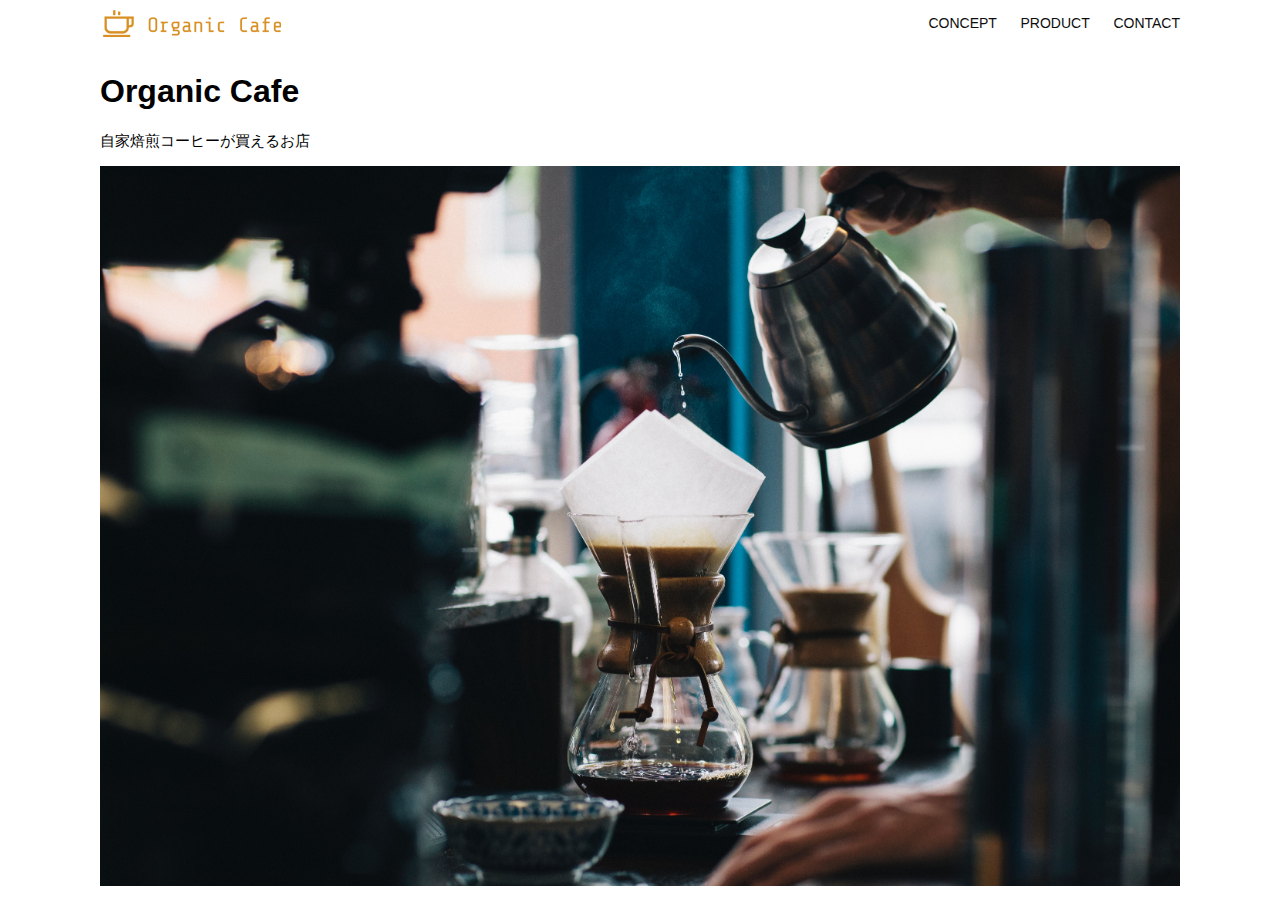
<file: html-css-kadai_013/index.html>
<!DOCTYPE html>
<html>
  <head>
    <title>Organic Cafe</title>
    <meta charset="UTF-8" />
    <meta name="description" content="自家焙煎のコーヒーがお家で楽しめるOrganic Cafe"/>
    <meta name="viewport" content="width=device-width, initial-scale=1.0" />
    <link rel="stylesheet" href="style.css" />
  </head>
  <body>
    <!-- ヘッダー -->
    <header>
      <!-- ロゴ -->
      <a href="index.html" id="logo"><img src="images/logo.png" alt="トップページに戻る"/></a>

      <!-- PC用ナビゲーション -->
      <nav id="nav-pc">
        <a href="index.html#concept">CONCEPT</a>
        <a href="index.html#product">PRODUCT</a>
        <a href="index.html#contact">CONTACT</a>
      </nav>

      <!-- スマートフォン向けハンバーガーメニュー -->
      <img id="menu-sp" src="images/button-menu.png" alt="ナビゲーションを開く" onclick="document.getElementById('nav-sp').style.display = 'block'" />
    

    <!-- スマートフォン向けナビゲーション -->
    <nav id="nav-sp" style="display:none;">
      <img id="close" src="images/button-close.png" alt="ナビゲーションを閉じる" onclick="document.getElementById('nav-sp').style.display = 'none'" />
      <a id="logo-sp" href="index.html" onclick="document.getElementById('nav-sp').style.display = 'none'">
        <img src="images/logo-sp.png" alt="トップページに戻る" />
      </a>
      <a class="menu" href="index.html#concept" onclick="document.getElementById('nav-sp').style.display = 'none'">CONCEPT</a>
      <a class="menu" href="index.html#product" onclick="document.getElementById('nav-sp').style.display = 'none'">PRODUCT</a>
      <a class="menu" href="index.html#contact" onclick="document.getElementById('nav-sp').style.display = 'none'">CONTACT</a>
    </nav>
   </header>
   
    <main>
      <article>
        <!-- メインビジュアル -->
        <section id="main-visual">
          <div id="main-message">
            <h1>Organic Cafe</h1>
            <p>自家焙煎コーヒーが買えるお店</p>
          </div>
          <img src="images/main-image.jpg" alt="コーヒーをハンドドリップで淹れる画像"/>
        </section>
      </article>
    </main>
  </body>
</html>
</file>
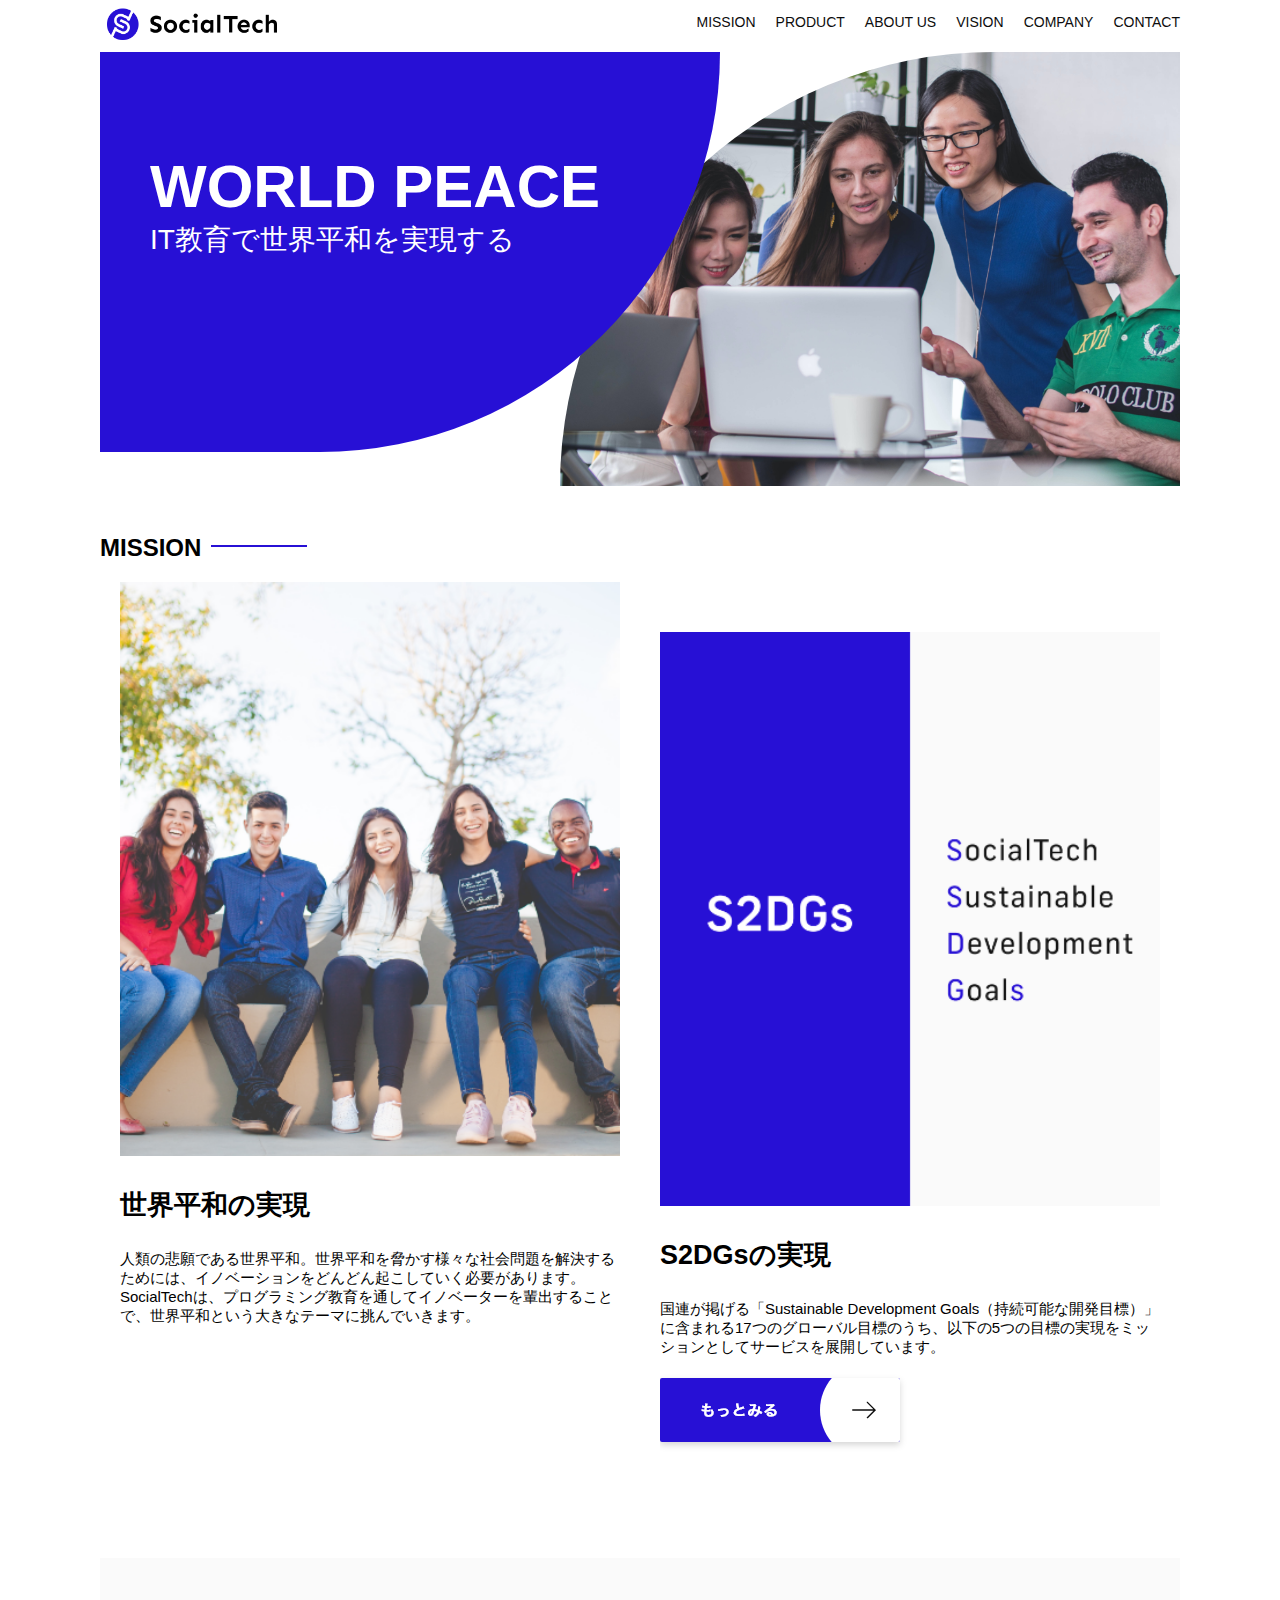
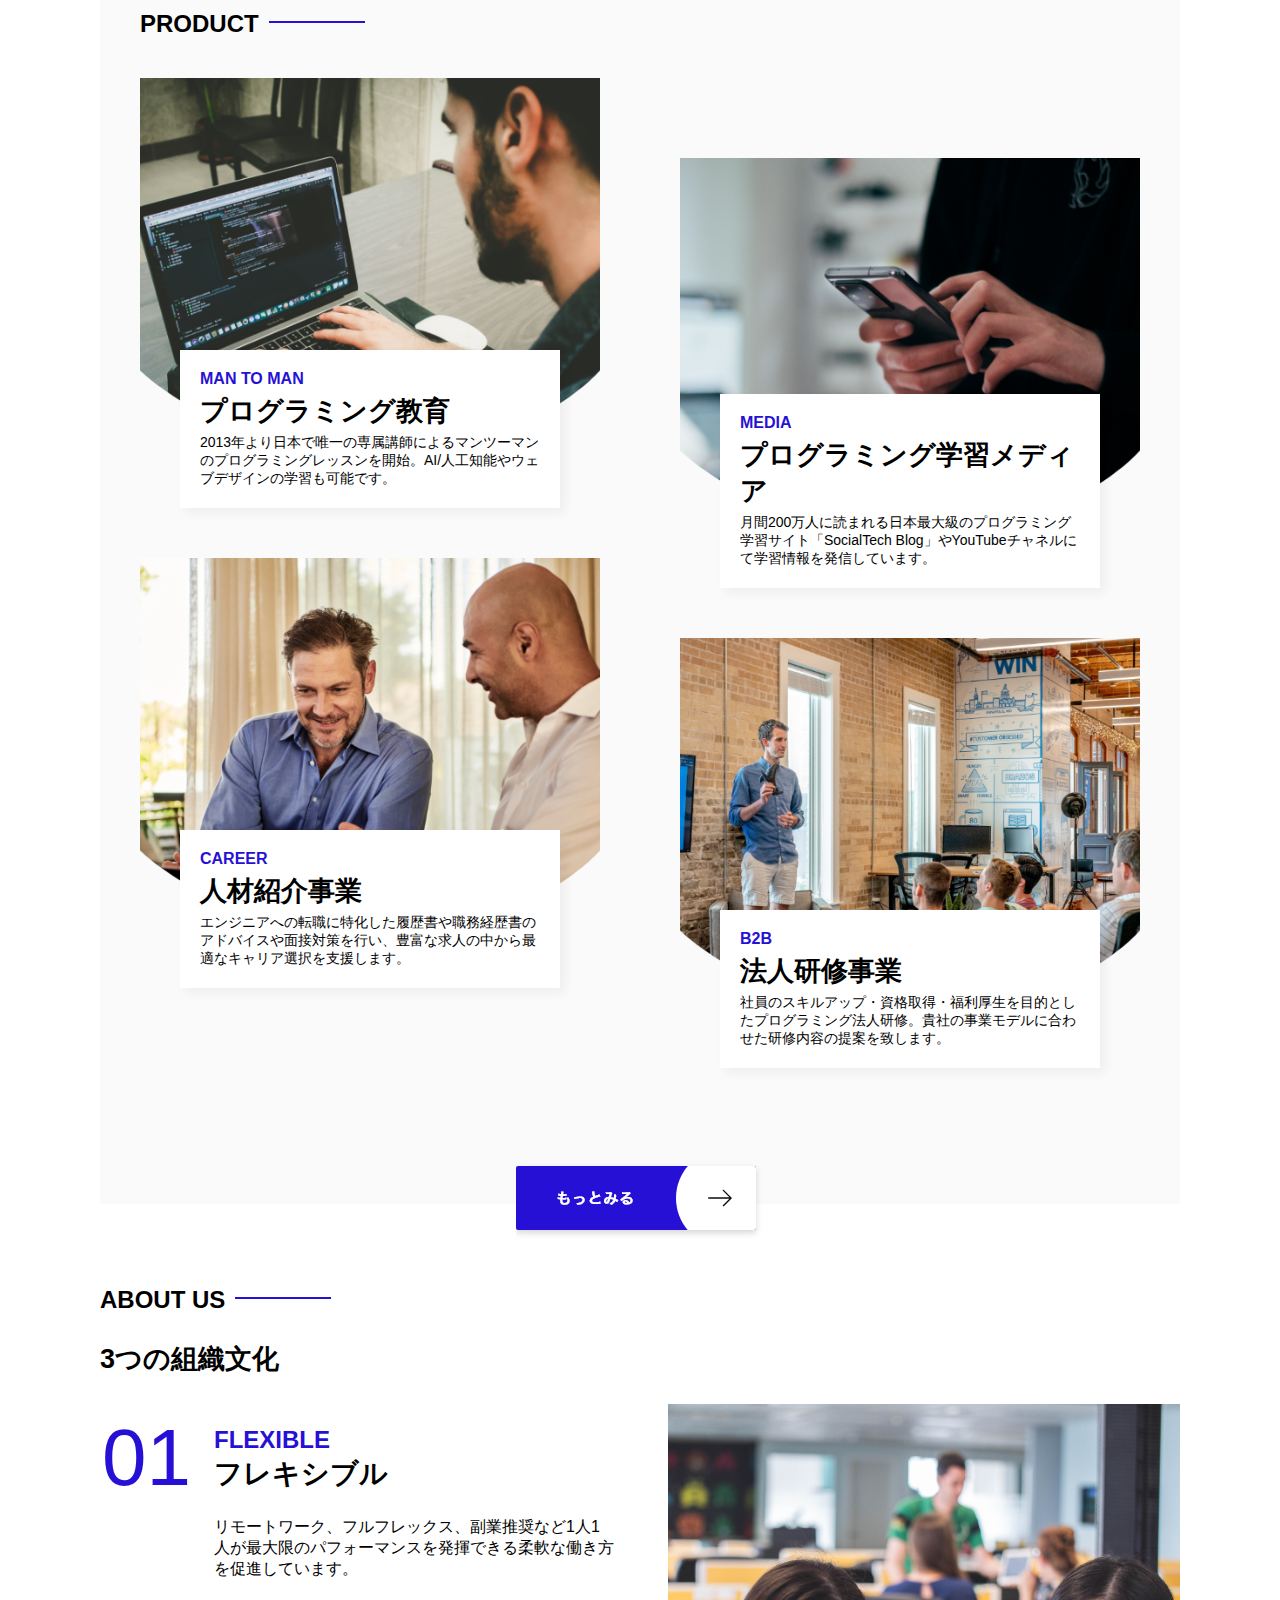
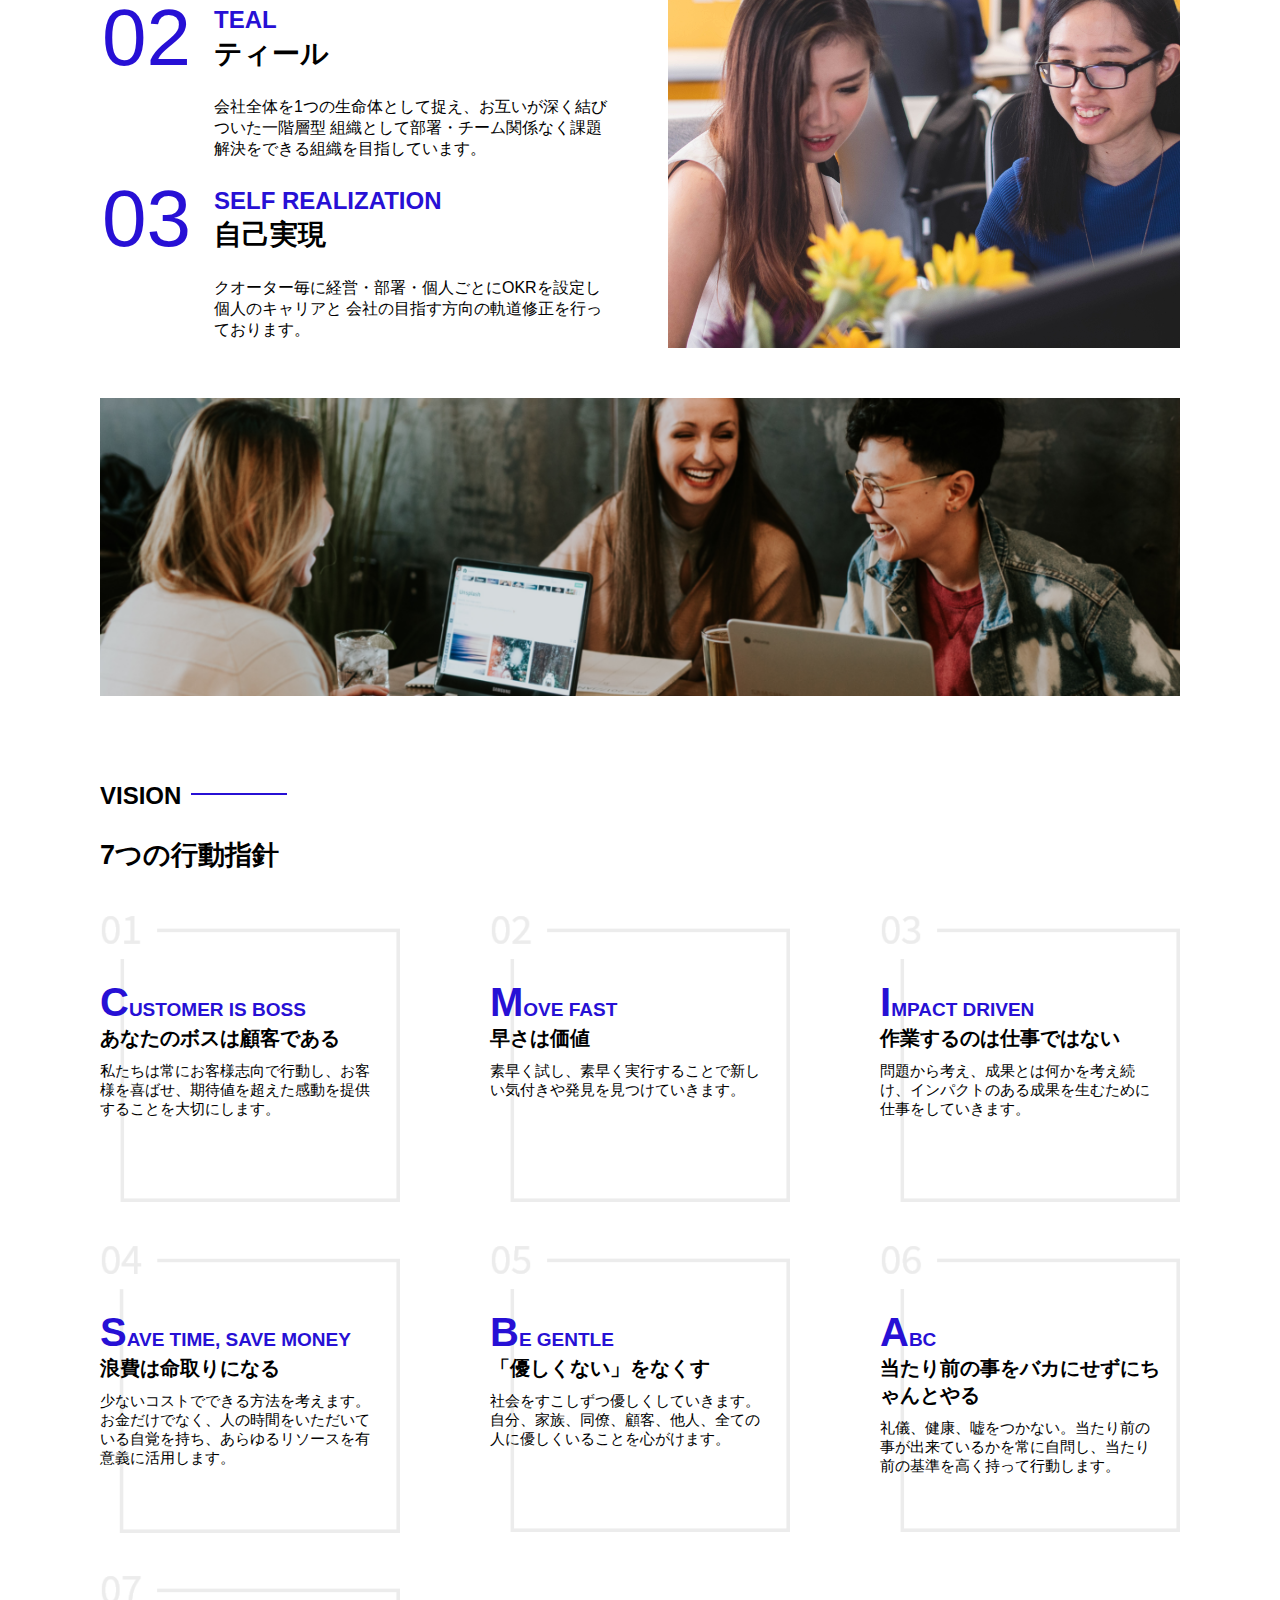
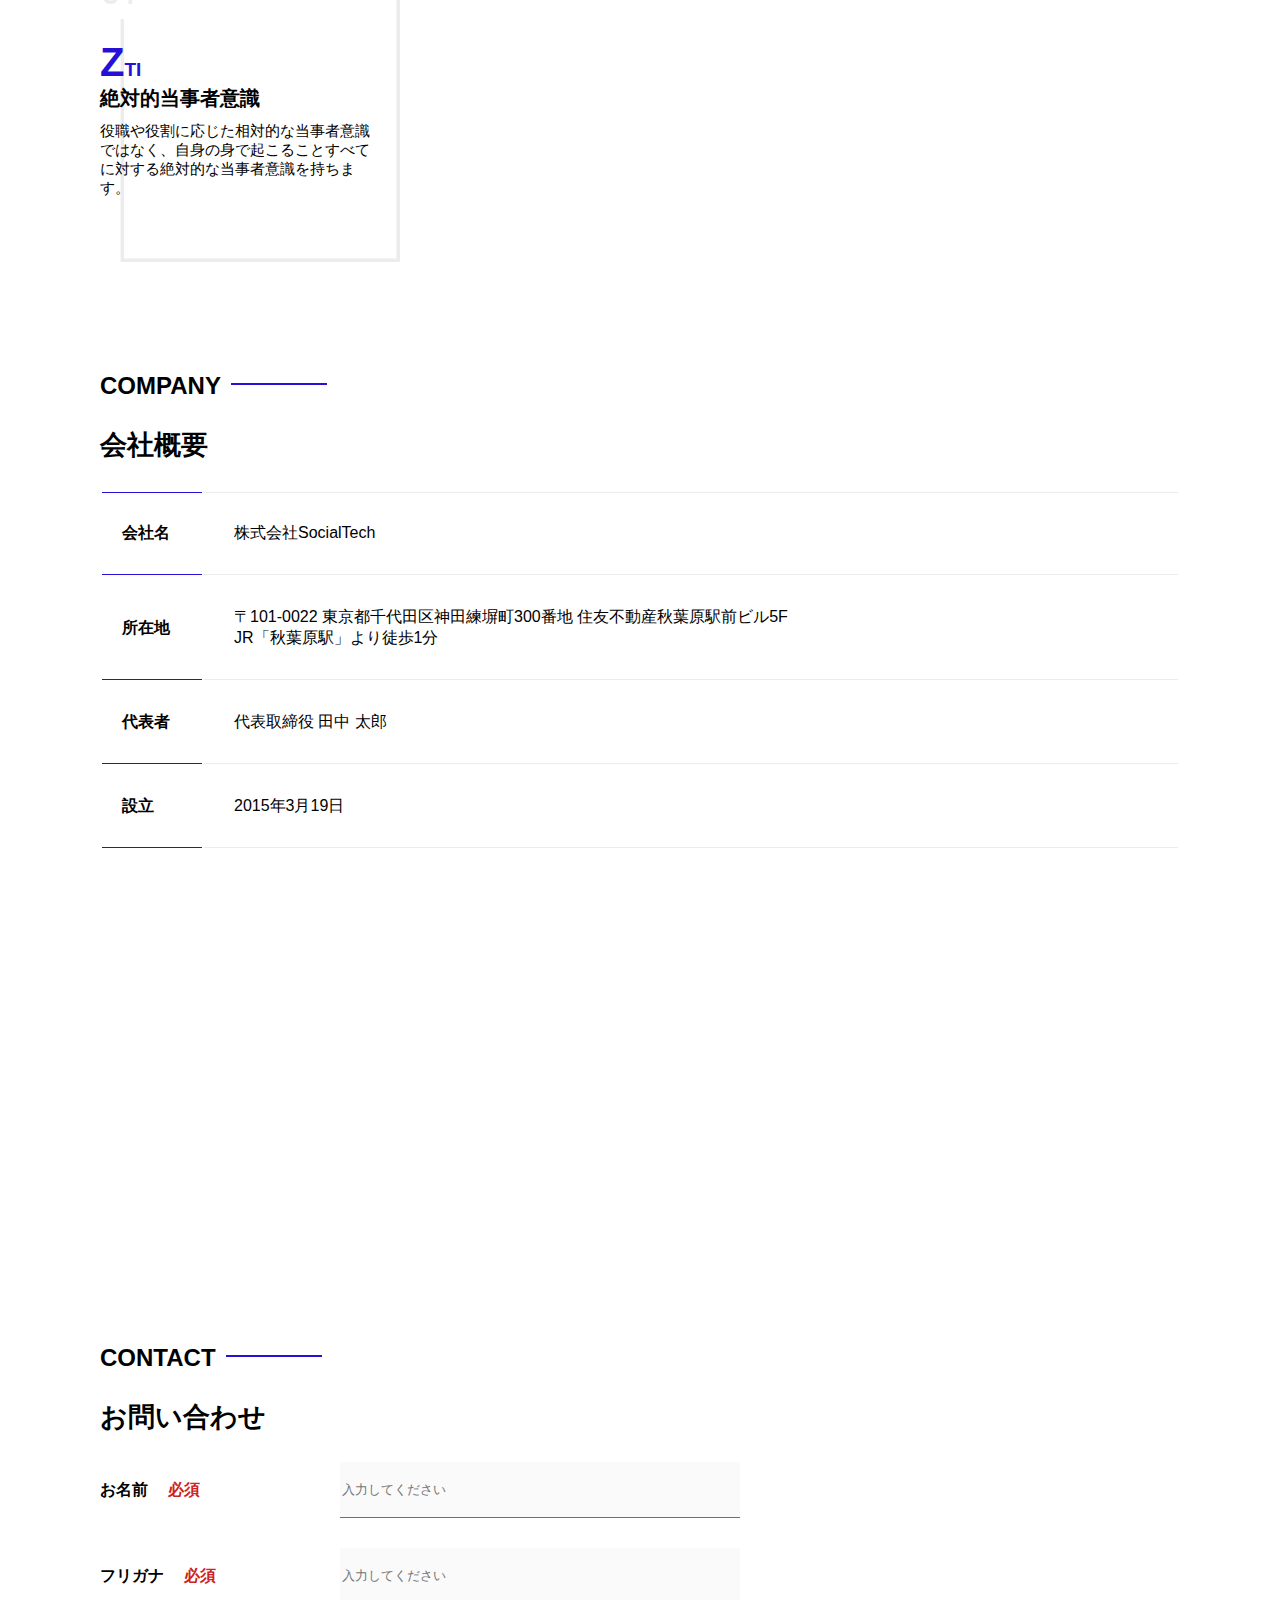
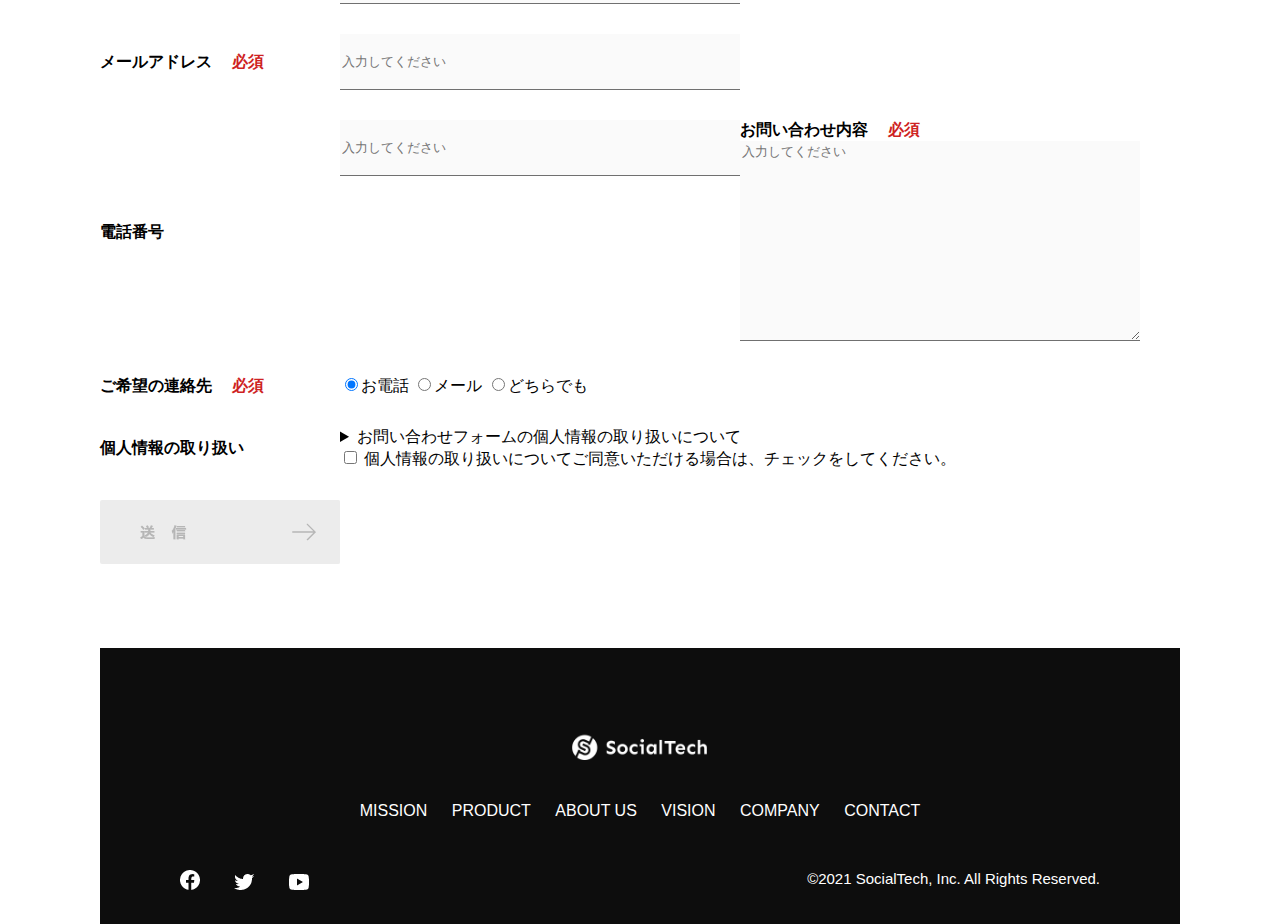
<file: kadai_tutorial_output/index.html>
<!DOCTYPE html>
<html>
<head>
  <title>SocialTech</title>
  <meta charset="UTF-8">
  <meta name="description" content="SocialTechはEdTech業界のリーディングカンパニーを目指します。">
  <meta name="viewport" content="width=device-width, initial-scale=1.0">
  <link rel="stylesheet" href="style.css">
</head>
<body>
  <!-- ヘッダー -->
  <header>
    <!-- ロゴ -->
    <a href="index.html" id="logo"><img src="images/logo.png" alt="トップページに戻る"></a>

      <!-- PC用ナビゲーション -->
     <nav id="nav-pc">
        <ul>
         <li><a href="mission.html">MISSION</a></li>
         <li><a href="product.html">PRODUCT</a></li>
         <li><a href="index.html#aboutus">ABOUT US</a></li>
         <li><a href="index.html#vision">VISION</a></li>
         <li><a href="index.html#company">COMPANY</a></li>
         <li><a href="index.html#contact">CONTACT</a></li>
        </ul>
    </nav>

     <!-- スマホ用メニューボタン -->
     <button id="menu-sp" onclick="document.getElementById('nav-sp').style.display = 'block'">
      <img src="images/button-menu.png" alt="ナビゲーションを開く">
    </button>
    <!-- スマホ用ナビゲーション -->
    <div id="nav-sp">
      <button id="close" onclick="document.getElementById('nav-sp').style.display = 'none'">
        <img src="images/button-close.png" alt="ナビゲーションを閉じる">
      </button>

      <nav>
        <ul>
          <li>
            <a id="logo-sp" href="index.html" onclick="document.getElementById('nav-sp').style.display = 'none'"><img src="images/logo-sp.png" alt="トップページに戻る"></a>
          </li>
          <li><a class="menu" href="mission.html" onclick="document.getElementById('nav-sp').style.display = 'none'">MISSION</a></li>
          <li><a class="menu" href="product.html" onclick="document.getElementById('nav-sp').style.display = 'none'">PRODUCT</a></li>
          <li><a class="menu" href="index.html#aboutus" onclick="document.getElementById('nav-sp').style.display = 'none'">ABOUT US</a></li>
          <li><a class="menu" href="index.html#vision" onclick="document.getElementById('nav-sp').style.display = 'none'">VISION</a></li>
          <li><a class="menu" href="index.html#company" onclick="document.getElementById('nav-sp').style.display = 'none'">COMPANY</a></li>
          <li><a class="menu" href="index.html#contact" onclick="document.getElementById('nav-sp').style.display = 'none'">CONTACT</a></li>
        </ul>
      </nav>
      <div id="sns">
        <a href="https://www.facebook.com/sejuku2013">
          <img src="images/button-facebook.png" alt="Facebookのリンク">
        </a>
        <a href="https://twitter.com/samuraijuku">
          <img src="images/button-twitter.png" alt="Twitterのリンク">
        </a>
        <a href="https://www.youtube.com/channel/UCCFOQO5aDK0xXam4cUQXT8g">
          <img src="images/button-youtube.png" alt="YouTubeのリンク">
        </a>
      </div>
    </div>
  </header>
  <main>
    <article>
       <!-- メインビジュアル -->
       <section id="main-visual">
        <div id="main-message">
          <h1>WORLD PEACE</h1>
          <p>IT教育で世界平和を実現する</p>
        </div>
        <img src="images/index/index-main.png" alt="PCの周りに集まる多国籍の仲間たち">
      </section>
       <!--ミッション-->
       <section id="mission">
        <h2 class="index-h2">MISSION</h2>
        <div id="mission-flex">
          <div>
            <img id="mission-photo" src="images/index/index-mission.png" alt="屋外のベンチで写真を撮影する多国籍の仲間たち">
            <h3>世界平和の実現</h3>
            <p>
              人類の悲願である世界平和。世界平和を脅かす様々な社会問題を解決するためには、イノベーションをどんどん起こしていく必要があります。SocialTechは、プログラミング教育を通してイノベーターを輩出することで、世界平和という大きなテーマに挑んでいきます。
            </p>
          </div>
          <div>
            <img id="s2dgs" src="images/index/s2dgs.png" alt="S2DGs">
             <h3>S2DGsの実現</h3>
             <p>国連が掲げる「Sustainable Development Goals（持続可能な開発目標）」に含まれる17つのグローバル目標のうち、以下の5つの目標の実現をミッションとしてサービスを展開しています。</p>
             <a href="mission.html">
               <img src="images/button-more.png" alt="もっとみる">
             </a>
          </div>
        </div>
      </section>
      <!-- プロダクト -->
      <section id="product">
        <h2 class="index-h2">PRODUCT</h2>
         <div class="product-flex">
          <div id="product-left">
          
          <div>
            <img class="product-photo" src="images/index/index-mantoman.png" alt="PCでコードを書く男性">
            <div class="product-explain">
              <span>MAN TO MAN</span>
              <h3>プログラミング教育</h3>
              <p>2013年より日本で唯一の専属講師によるマンツーマンのプログラミングレッスンを開始。AI/人工知能やウェブデザインの学習も可能です。</p>
            </div>
          </div>
          <div>
            <img class="product-photo" src="images/index/index-career.png" alt="笑顔で話し合う2人の男性">
            <div class="product-explain">
              <span>CAREER</span>
              <h3>人材紹介事業</h3>
              <p>エンジニアへの転職に特化した履歴書や職務経歴書のアドバイスや面接対策を行い、豊富な求人の中から最適なキャリア選択を支援します。</p>
            </div>
          </div>
        </div>
          <div id="product-right"> 
            <div>
              <img class="product-photo" src="images/index/index-media.png" alt="スマートフォンを操作する人">
              <div class="product-explain">
                <span>MEDIA</span>
                <h3>プログラミング学習メディア</h3>
                <p>月間200万人に読まれる日本最大級のプログラミング学習サイト「SocialTech Blog」やYouTubeチャネルにて学習情報を発信しています。</p>
              </div>
            </div>
            <div>
              <img class="product-photo" src="images/index/index-b2b.png" alt="講演中の男性とそれを聴く人々">
              <div class="product-explain">
                <span>B2B</span>
                <h3>法人研修事業</h3>
                <p>社員のスキルアップ・資格取得・福利厚生を目的としたプログラミング法人研修。貴社の事業モデルに合わせた研修内容の提案を致します。</p>
              </div>
            </div>
          </div>
        </div>
        <div id="product-more">
          <a href="product.html">
            <img src="images/button-more.png" alt="もっとみる">
          </a>
          </div>
         </section>

         <!---ABOUT US-->
       <section id="aboutus">
        <h2 class="index-h2">ABOUT US</h2>
        <h3>3つの組織文化</h3>
        <div>
          <table class="culture-table">
            <tr>
              <td class="culture-num">01</td>
              <th><span class="culture-en">FLEXIBLE</span><br>フレキシブル</th>
            </tr>
            <tr>
              <td>
                <!--空のセル-->
              </td>
              <td class="culture-description">リモートワーク、フルフレックス、副業推奨など1人1人が最大限のパフォーマンスを発揮できる柔軟な働き方を促進しています。</td>
            </tr>
            <tr>
              <td class="culture-num">02</td>
              <th><span class="culture-en">TEAL</span><br>ティール</th>
            </tr>
            <tr>
              <td>
                <!--空のセル-->
              </td>
              <td class="culture-description">会社全体を1つの生命体として捉え、お互いが深く結びついた一階層型 組織として部署・チーム関係なく課題解決をできる組織を目指しています。</td>
            </tr>
            <tr>
              <td class="culture-num">03</td>
              <th><span class="culture-en">SELF REALIZATION</span><br>自己実現</th>
            </tr>
            <tr>
              <td>
                <!--空のセル-->
              </td>
              <td class="culture-description">クオーター毎に経営・部署・個人ごとにOKRを設定し個人のキャリアと 会社の目指す方向の軌道修正を行っております。</td>
            </tr>
          </table>
          <img class="culture-img" src="images/index/index-aboutus1.png" alt="笑顔で話し合う2人の女性">

        </div>
        <img class="culture-img2" src="images/index/index-aboutus2.png" alt="笑顔で話し合う3人の男女">

      </section>
      <!-- VISION -->
      <section id="vision">
        <h2 class="index-h2">VISION</h2>
        <h3>7つの行動指針</h3>
        <div>
          <div class="vision-box">
            <img src="images/index/vision-01.png" alt="01">
            <div>
              <h4>CUSTOMER IS BOSS</h4>
              <h5>あなたのボスは顧客である</h5>
              <p>私たちは常にお客様志向で行動し、お客様を喜ばせ、期待値を超えた感動を提供することを大切にします。</p>
            </div>
          </div>
          <div class="vision-box">
            <img src="images/index/vision-02.png" alt="02">
            <div>
              <h4>MOVE FAST</h4>
              <h5>早さは価値</h5>
              <p>素早く試し、素早く実行することで新しい気付きや発見を見つけていきます。</p>
            </div>
          </div>
          <div class="vision-box">
            <img src="images/index/vision-03.png" alt="03">
            <div>
              <h4>IMPACT DRIVEN</h4>
              <h5>作業するのは仕事ではない</h5>
              <p>問題から考え、成果とは何かを考え続け、インパクトのある成果を生むために仕事をしていきます。</p>
            </div>
          </div>
          <div class="vision-box">
            <img src="images/index//vision-04.png" alt="04">
            <div>
              <h4>SAVE TIME, SAVE MONEY</h4>
              <h5>浪費は命取りになる</h5>
              <p>少ないコストでできる方法を考えます。お金だけでなく、人の時間をいただいている自覚を持ち、あらゆるリソースを有意義に活用します。</p>
            </div>
          </div>
          <div class="vision-box">
            <img src="images/index/vision-05.png" alt="05">
            <div>
              <h4>BE GENTLE</h4>
              <h5>「優しくない」をなくす</h5>
              <p>社会をすこしずつ優しくしていきます。自分、家族、同僚、顧客、他人、全ての人に優しくいることを心がけます。</p>
            </div>
          </div>
          <div class="vision-box">
            <img src="images/index/vision-06.png" alt="06">
            <div>
              <h4>ABC</h4>
              <h5>当たり前の事をバカにせずにちゃんとやる</h5>
              <p>礼儀、健康、嘘をつかない。当たり前の事が出来ているかを常に自問し、当たり前の基準を高く持って行動します。</p>
            </div>
          </div>
          <div class="vision-box">
            <img src="images/index/vision-07.png" alt="07">
            <div>
              <h4>ZTI</h4>
              <h5>絶対的当事者意識</h5>
              <p>役職や役割に応じた相対的な当事者意識ではなく、自身の身で起こることすべてに対する絶対的な当事者意識を持ちます。</p>
            </div>
          </div>
        </div>
      </section>
      <!-- COMPANY -->
      <section id="company">
        <h2 class="index-h2">COMPANY</h2>
        <h3>会社概要</h3>
        <table id="company-table">
          <tr>
            <th class="tableheader tableheader-first">会社名</th>
            <td class="cell cell-first">株式会社SocialTech</td>
          </tr>
          <tr>
            <th class="tableheader">所在地</th>
            <td class="cell">〒101-0022 東京都千代田区神田練塀町300番地 住友不動産秋葉原駅前ビル5F<br>JR「秋葉原駅」より徒歩1分</td>
          </tr>
          <tr>
            <th class="tableheader">代表者</th>
            <td class="cell">代表取締役 田中 太郎</td>
          </tr>
          <tr>
            <th class="tableheader">設立</th>
            <td class="cell">2015年3月19日</td>
          </tr>
        </table>
        <iframe 
      src="https://www.google.com/maps/embed?pb=!1m18!1m12!1m3!1d3240.0688551336807!2d139.7720776771055!3d35.69992317258124!2m3!1f0!2f0!3f0!3m2!1i1024!2i768!4f13.1!3m3!1m2!1s0x60188fee13660e23%3A0x77137876edf742ac!2z5L2P5Y-L5LiN5YuV55Sj56eL6JGJ5Y6f6aeF5YmN44OT44Or!5e0!3m2!1sja!2sjp!4v1704858013291!5m2!1sja!2sjp" 
      style="border: 0" allowfullscreen="" loading="lazy">
       </iframe>
      </section>
       <!-- お問い合わせフォーム -->
       <section id="contact">
        <h2 class="index-h2">CONTACT</h2>
        <h3>お問い合わせ</h3>
        <form>
          <div>
            <div class="contact-heading">
              <label class="contact-label">お名前<span class="contact-span">必須</span></label>
            </div>
            <div>
              <input type="text" name="name" placeholder="入力してください" class="contact-textbox">
            </div>
          </div>
          <div>
            <div class="contact-heading">
              <label class="contact-label">フリガナ<span class="contact-span">必須</span></label>
            </div>
            <div>
              <input type="text" name="hurigana" placeholder="入力してください" class="contact-textbox">
            </div>
          </div>
          <div>
            <div class="contact-heading">
              <label class="contact-label">メールアドレス<span class="contact-span">必須</span></label>
            </div>
            <div>
              <input type="text" name="email" placeholder="入力してください" class="contact-textbox">
            </div>
          </div>
          <div>
            <div class="contact-heading">
              <label class="contact-label">電話番号</label>
            </div>
            <div>
              <input type="text" name="tel" placeholder="入力してください" class="contact-textbox">
            </div>
            <div>
              <div class="contact-heading">
                <label class="contact-label">お問い合わせ内容<span class="contact-span">必須</span></label>
              </div>
              <div>
                <textarea class="contact-textarea" placeholder="入力してください" name="message"></textarea>
              </div>
            </div>
          </div>
          <div>
            <div class="contact-heading">
              <label class="contact-label">ご希望の連絡先<span class="contact-span">必須</span></label>
            </div>
            <div>
              <input class="radiobutton" type="radio" value="tel" name="contact" checked><label>お電話</label>
              <input class="radiobutton" type="radio" value="mail" name="contact"><label>メール</label>
              <input class="radiobutton" type="radio" value="both" name="contact"><label>どちらでも</label>
            </div>
          </div>
          <div>
            <div class="contact-heading">
              <label class="contact-label">個人情報の取り扱い</label>
            </div>
            <div>
              <details>
                <summary>お問い合わせフォームの個人情報の取り扱いについて</summary>
                <div>
                  <dl>
                    <dt>１．組織の名称又は氏名</dt>
                    <dd>株式会社SocialTech</dd>
                    <dt>２．個人情報保護管理者（若しくはその代理人）の氏名又は職名、所属及び連絡先</dt>
                    <dd>
                      <p>鈴木 一郎 コーポレート部</p>
                      <p>メールアドレス：samurai@example.com</p>
                      <p>TEL：03-1234-5678</p>
                    </dd>
                    <dt>３．個人情報の利用目的</dt>
                    <dd>
                      <ul>
                        <li>本サービス及び本サービスに関連する情報の提供又はそれらに関する連絡のため</li>
                        <li>ユーザーの本人確認のため</li>
                        <li>当社サービスのご案内のため</li>
                        <li>当社の商品等の広告または宣伝（電子メールによるものを含むものとします。）</li>
                      </ul>
                    </dd>
                    <dt>４．個人情報の取り扱い業務の委託</dt>
                    <dd>個人情報の取扱業務の全部または一部を外部に業務委託する場合があります。その際、弊社は、個人情報を適切に保護できる管理体制を敷き実行していることを条件として委託先を厳選したうえで、機密保持契約を委託先と締結し、お客様の個人情報を厳密に管理させます。</dd>
                    <dt>５．個人情報の開示等の請求</dt>
                    <dd>
                      お客様は、弊社に対してご自身の個人情報の開示等（利用目的の通知、開示、内容の訂正・追加・削除、利用の停止または消去、第三者への提供の停止）に関して、当社問合わせ窓口に申し出ることができます。<br>
                      その際、弊社はお客様ご本人を確認させていただいたうえで、合理的な期間内に対応いたします。<br>
                      なお、個人情報に関する弊社問合わせ先は、次の通りです。
                    </dd>
                    <dd>
                      <p>株式会社SocialTech　個人情報問合せ窓口</p>
                      <p>〒150-0043　東京都千代田区神田練塀町300番地 住友不動産秋葉原駅前ビル5F</p>
                      <p>メールアドレス：samurai@example.com　TEL：03-1234-5678</p>
                    </dd>

                    <dt>６．個人情報を提供されることの任意性について</dt>
                    <dd>お客様がご自身の個人情報を弊社に提供されるか否かは、お客様のご判断によりますが、もしご提供されない場合には、適切なサービスが提供できない場合がありますので予めご了承ください。</dd>
                  </dl>
                </div>
              </details>
              <input type="checkbox" name="agree">
              <span>個人情報の取り扱いについてご同意いただける場合は、チェックをしてください。</span>
            </div>
          </div>
          <input type="image" src="images/button-submit.png" alt="送信する">

        </form>
      </section>

    </article>
  </main>

  <footer>
    <div id="footer-logo">
      <img src="images/logo-sp.png" alt="SocialTech">
    </div>
    <div id="footer-link">
      <a href="mission.html">MISSION</a>
      <a href="product.html">PRODUCT</a>
      <a href="index.html#aboutus">ABOUT US</a>
      <a href="index.html#vision">VISION</a>
      <a href="index.html#company">COMPANY</a>
      <a href="index.html#contact">CONTACT</a>
    </div>
    <div id="sns-footer">
      <div class="sns-btns">
        <a href="https://www.facebook.com/sejuku2013"><img src="images/button-facebook.png" alt="Facebookのリンク"></a>
        <a href="https://twitter.com/samuraijuku"><img src="images/button-twitter.png" alt="Twitterのリンク"></a>
        <a href="https://www.youtube.com/channel/UCCFOQO5aDK0xXam4cUQXT8g"><img src="images/button-youtube.png" alt="YouTubeのリンク"></a>
      </div>
      <p id="copyright">&copy;2021 SocialTech, Inc. All Rights Reserved.</p>
    </div>
  </footer>

</body>
</html>
</file>
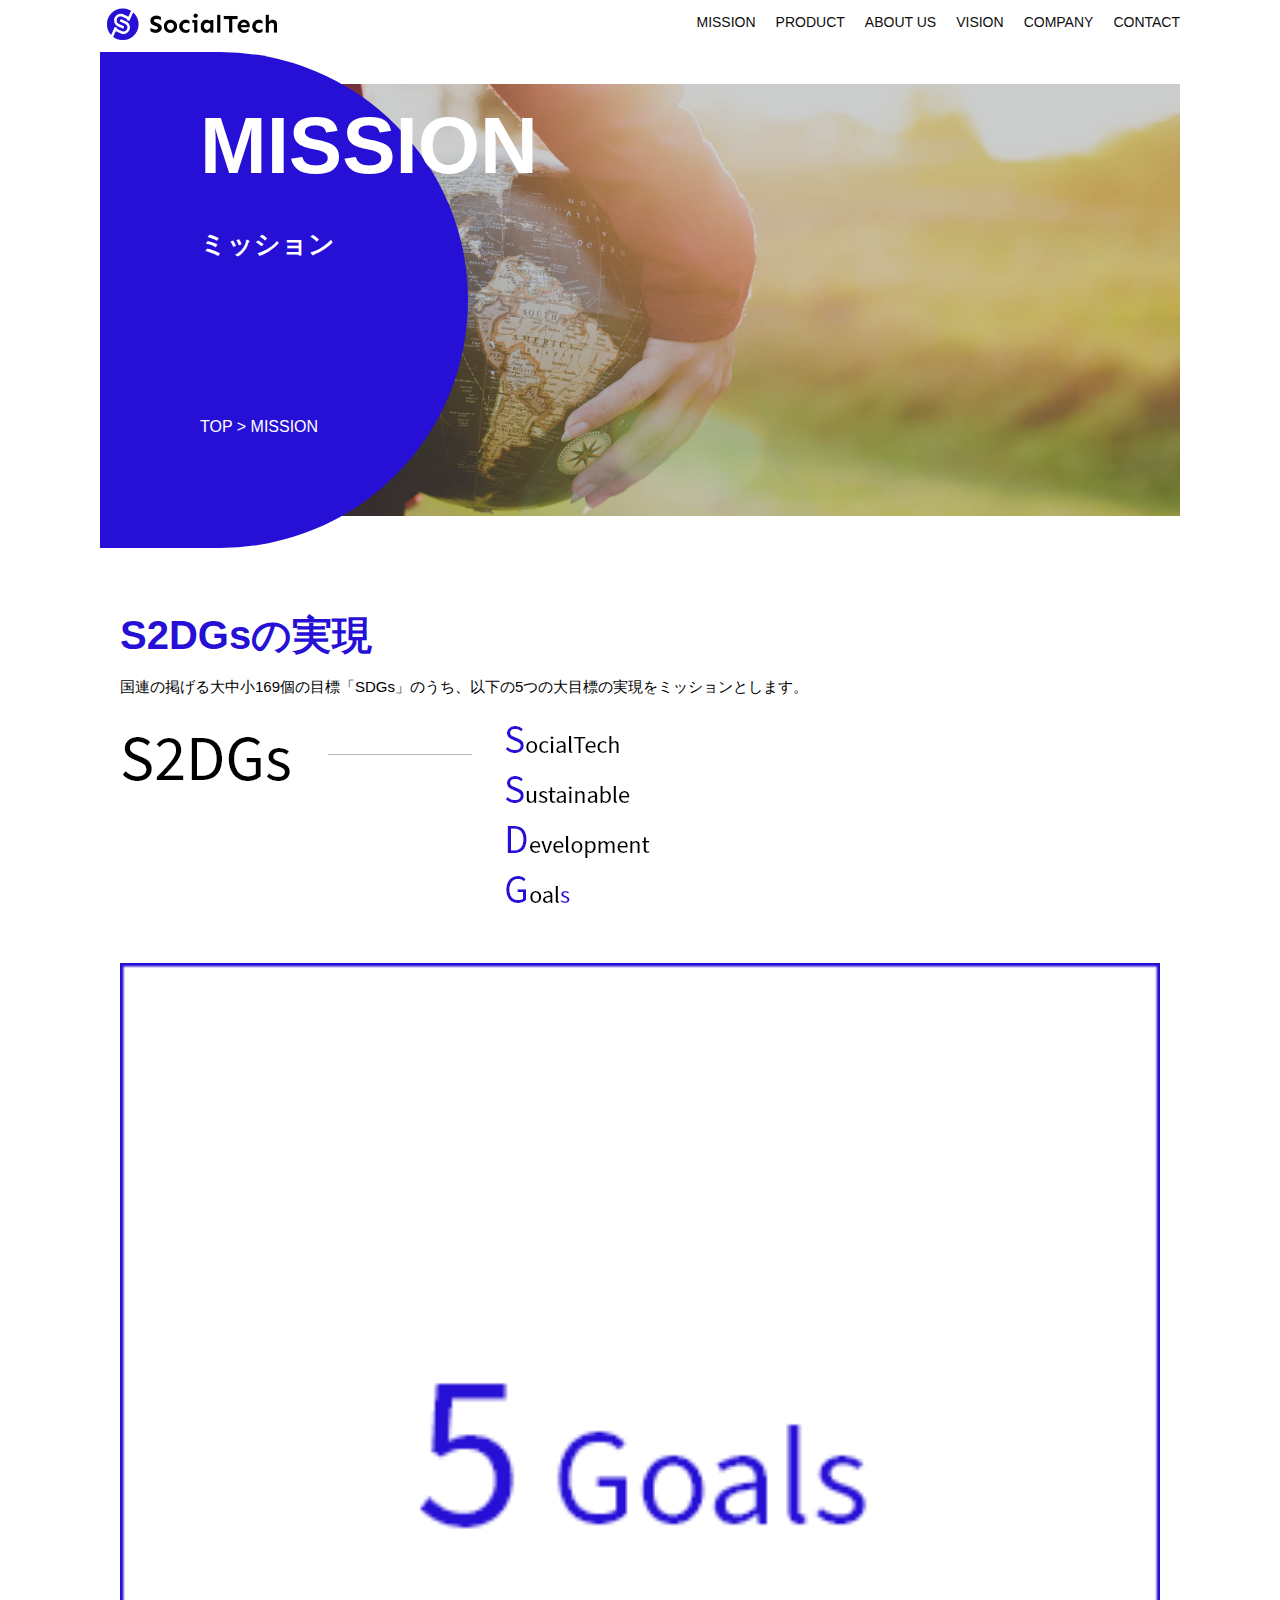
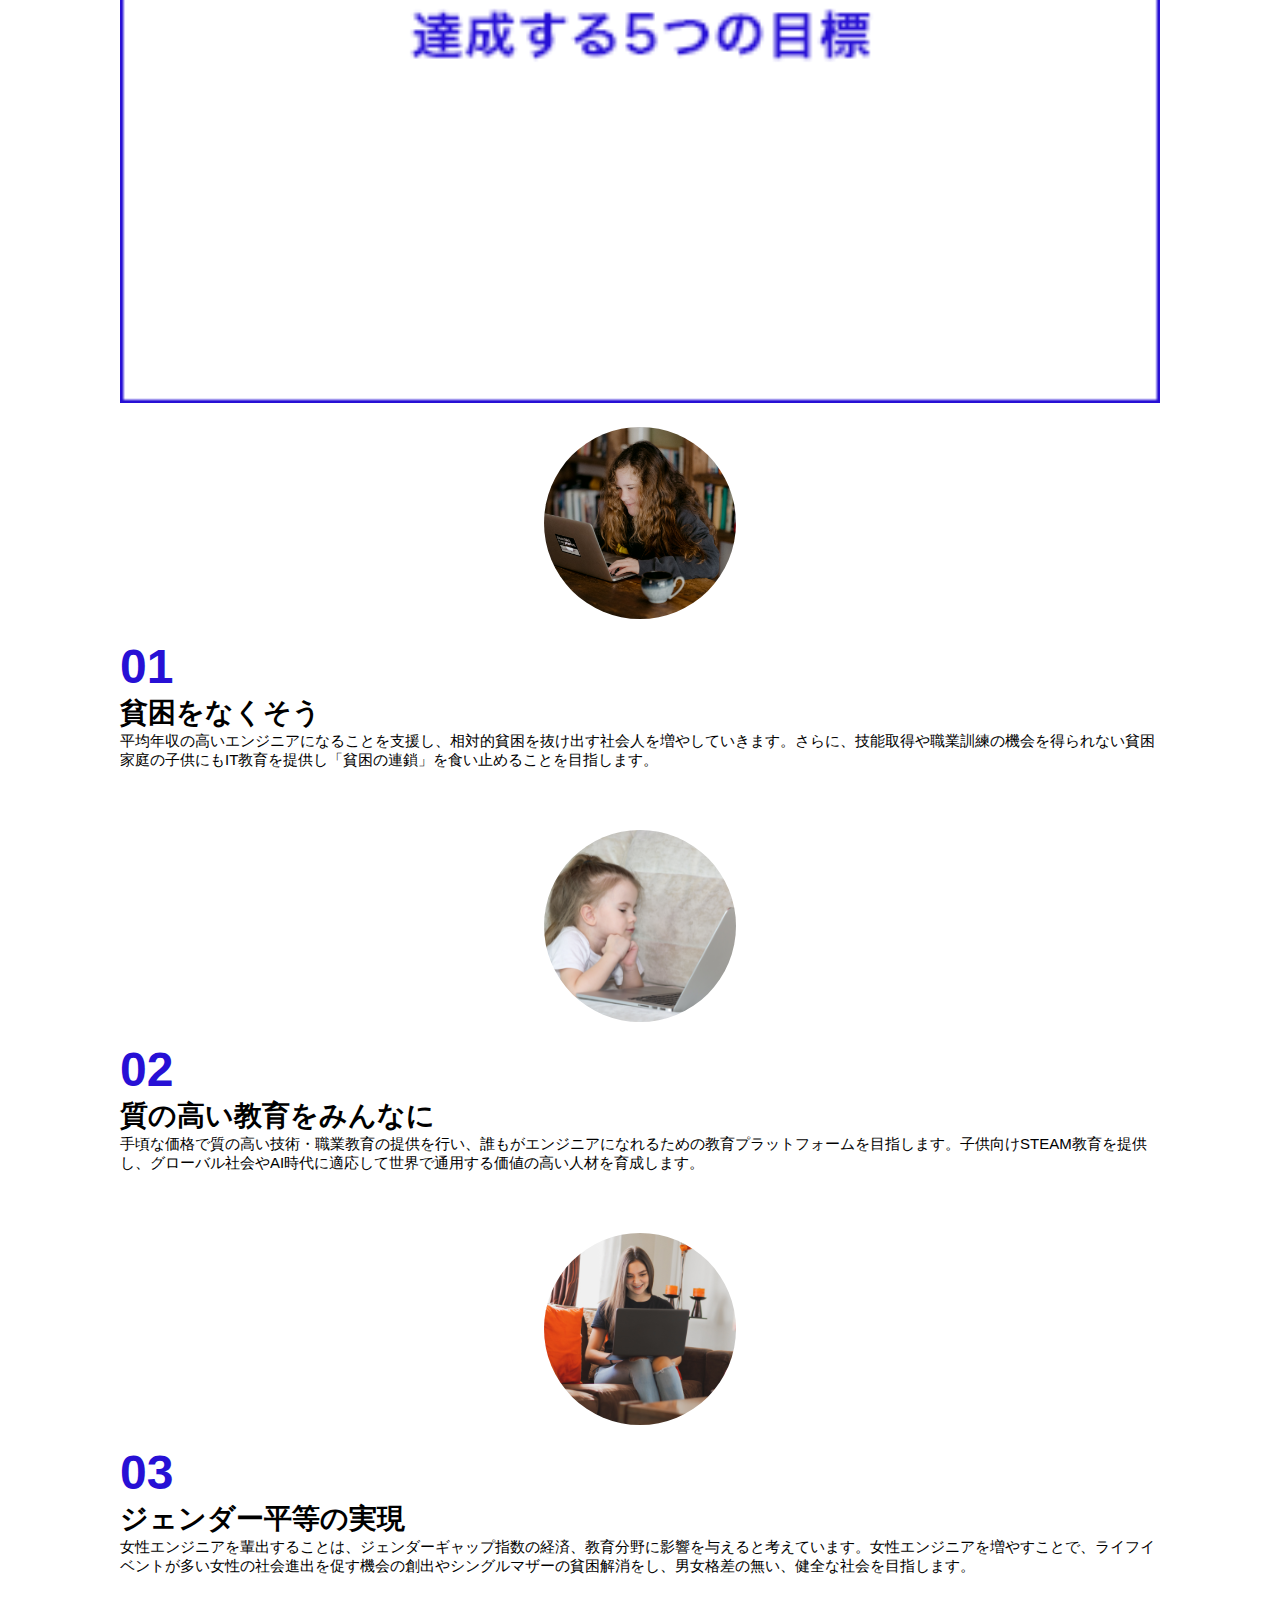
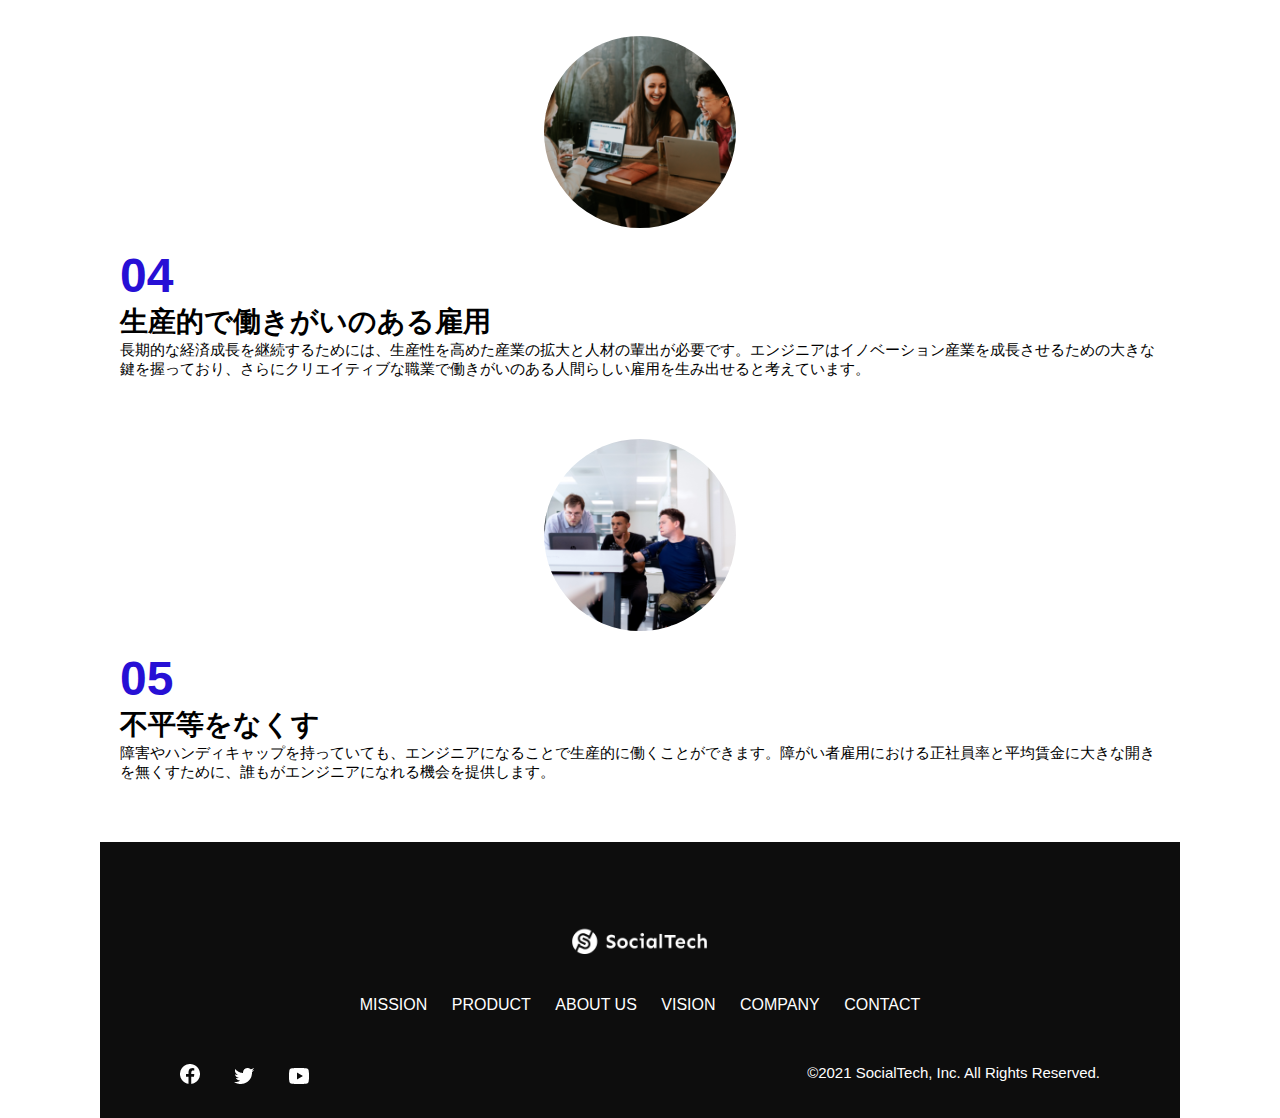
<file: kadai_tutorial_output/mission.html>
<!DOCTYPE html>
  <html>
    <head>
      <title>SocialTech - MISSION ミッション -</title>
      <meta charset="utf-8">
      <meta name="description" content="SocialTechが目指す5つの目標（S2DGs）を紹介します">
      <meta name="viewport" content="width=device-width, initial-scale=1.0">
      <link rel="stylesheet" href="style.css">
    </head>
  
    <body>
      <!-- ヘッダー -->
      <header>
        <!-- ロゴ -->
        <a href="index.html" id="logo">
          <img src="images/logo.png" alt="トップページに戻る">
        </a>
  
        <!-- PC用ナビゲーション -->
        <nav id="nav-pc">
          <ul>
            <li><a href="mission.html">MISSION</a></li>
            <li><a href="product.html">PRODUCT</a></li>
            <li><a href="index.html#aboutus">ABOUT US</a></li>
            <li><a href="index.html#vision">VISION</a></li>
            <li><a href="index.html#company">COMPANY</a></li>
            <li><a href="index.html#contact">CONTACT</a></li>
          </ul>
        </nav>
  
        <!-- スマホ用メニューボタン -->
        <button id="menu-sp" onclick="document.getElementById('nav-sp').style.display = 'block'">
          <img src="images/button-menu.png" alt="ナビゲーションを開く">
        </button>
  
        <!-- スマホ用ナビゲーション -->
        <div id="nav-sp">
          <button id="close" onclick="document.getElementById('nav-sp').style.display = 'none'">
            <img src="images/button-close.png" alt="ナビゲーションを閉じる">
          </button>
  
          <nav>
            <ul>
              <li>
                <a id="logo-sp" href="index.html" onclick="document.getElementById('nav-sp').style.display = 'none'"><img src="images/logo-sp.png" alt="トップページに戻る"></a>
              </li>
              <li><a class="menu" href="mission.html" onclick="document.getElementById('nav-sp').style.display = 'none'">MISSION</a></li>
              <li><a class="menu" href="product.html" onclick="document.getElementById('nav-sp').style.display = 'none'">PRODUCT</a></li>
              <li><a class="menu" href="index.html#aboutus" onclick="document.getElementById('nav-sp').style.display = 'none'">ABOUT US</a></li>
              <li><a class="menu" href="index.html#vision" onclick="document.getElementById('nav-sp').style.display = 'none'">VISION</a></li>
              <li><a class="menu" href="index.html#company" onclick="document.getElementById('nav-sp').style.display = 'none'">COMPANY</a></li>
              <li><a class="menu" href="index.html#contact" onclick="document.getElementById('nav-sp').style.display = 'none'">CONTACT</a></li>
            </ul>
          </nav>
          <div id="sns">
            <a href="https://www.facebook.com/sejuku2013">
              <img src="images/button-facebook.png" alt="Facebookのリンク">
            </a>
            <a href="https://twitter.com/samuraijuku">
              <img src="images/button-twitter.png" alt="Twitterのリンク">
            </a>
            <a href="https://www.youtube.com/channel/UCCFOQO5aDK0xXam4cUQXT8g">
              <img src="images/button-youtube.png" alt="YouTubeのリンク">
            </a>
          </div>
        </div>
      </header>
  
      <main>
        <article>
          <section id="mission-main">
            <div class="mission-main-inner">
              <div id="mission-title">
                <h1>MISSION<br><span>ミッション</span></h1>
                <p>TOP > MISSION</p>
              </div>
            </div>
          </section>
          <section id="mission-s2dgs">
            <h2 class="mission-h2">S2DGsの実現</h2>
            <p>国連の掲げる大中小169個の目標「SDGs」のうち、以下の5つの大目標の実現をミッションとします。</p>
            <img src="images/mission/mission-s2dgs.png" alt="S2DGs">
          </section>
          <section id="mission-five-goals">
            <div class="five-goals-image">
              <img src="images/mission/mission-5goals.png" alt="5Goals">
            </div>
            <div class="five-goals-read">
              <div>
                <img class="fivegoals-image-left" src="images/mission/mission-5goals01.png" alt="PCを操作する女の子">
                <span class="fivegoals-number">01</span>
                <h3 class="fivegoals-h3">貧困をなくそう</h3>
                <p class="fivegoals-p">平均年収の高いエンジニアになることを支援し、相対的貧困を抜け出す社会人を増やしていきます。さらに、技能取得や職業訓練の機会を得られない貧困家庭の子供にもIT教育を提供し「貧困の連鎖」を食い止めることを目指します。</p>
              </div>
              <div>
                <img class="fivegoals-image-right" src="images/mission/mission-5goals02.png" alt="PCを見つめる小さい女の子">
                <span class="fivegoals-number">02</span>
                <h3 class="fivegoals-h3">質の高い教育をみんなに</h3>
                <p class="fivegoals-p">手頃な価格で質の高い技術・職業教育の提供を行い、誰もがエンジニアになれるための教育プラットフォームを目指します。子供向けSTEAM教育を提供し、グローバル社会やAI時代に適応して世界で通用する価値の高い人材を育成します。</p>
              </div>
              <div>
                <img class="fivegoals-image-left" src="images/mission/mission-5goals03.png" alt="PCを操作する女性">
  
                <span class="fivegoals-number">03</span>
                <h3 class="fivegoals-h3">ジェンダー平等の実現</h3>
                <p class="fivegoals-p">女性エンジニアを輩出することは、ジェンダーギャップ指数の経済、教育分野に影響を与えると考えています。女性エンジニアを増やすことで、ライフイベントが多い女性の社会進出を促す機会の創出やシングルマザーの貧困解消をし、男女格差の無い、健全な社会を目指します。</p>
              </div>
              <div>
                <img class="fivegoals-image-right" src="images/mission/mission-5goals04.png" alt="笑顔で話し合う3人の男女">
                <span class="fivegoals-number">04</span>
                <h3 class="fivegoals-h3">生産的で働きがいのある雇用</h3>
                <p class="fivegoals-p">長期的な経済成長を継続するためには、生産性を高めた産業の拡大と人材の輩出が必要です。エンジニアはイノベーション産業を成長させるための大きな鍵を握っており、さらにクリエイティブな職業で働きがいのある人間らしい雇用を生み出せると考えています。</p>
              </div>
              <div>
                <img class="fivegoals-image-left" src="images/mission/mission-5goals05.png" alt="障害を持つ男性が生き生きと働く様子">
                <span class="fivegoals-number">05</span>
                <h3 class="fivegoals-h3">不平等をなくす</h3>
                <p class="fivegoals-p">障害やハンディキャップを持っていても、エンジニアになることで生産的に働くことができます。障がい者雇用における正社員率と平均賃金に大きな開きを無くすために、誰もがエンジニアになれる機会を提供します。</p>
              </div>
            </div>
          </section>
        </article>
      </main>
  
      <footer>
        <div id="footer-logo">
          <img src="images/logo-sp.png" alt="SocialTech">
        </div>
        <div id="footer-link">
          <a href="mission.html">MISSION</a>
          <a href="product.html">PRODUCT</a>
          <a href="index.html#aboutus">ABOUT US</a>
          <a href="index.html#vision">VISION</a>
          <a href="index.html#company">COMPANY</a>
          <a href="index.html#contact">CONTACT</a>
        </div>
        <div id="sns-footer">
          <div class="sns-btns">
            <a href="https://www.facebook.com/sejuku2013"><img src="images/button-facebook.png" alt="Facebookのリンク"></a>
            <a href="https://twitter.com/samuraijuku"><img src="images/button-twitter.png" alt="Twitterのリンク"></a>
            <a href="https://www.youtube.com/channel/UCCFOQO5aDK0xXam4cUQXT8g"><img src="images/button-youtube.png" alt="YouTubeのリンク"></a>
          </div>
          <p id="copyright">&copy;2021 SocialTech, Inc. All Rights Reserved.</p>
        </div>
      </footer>
  
    </body>
  </html>
</file>
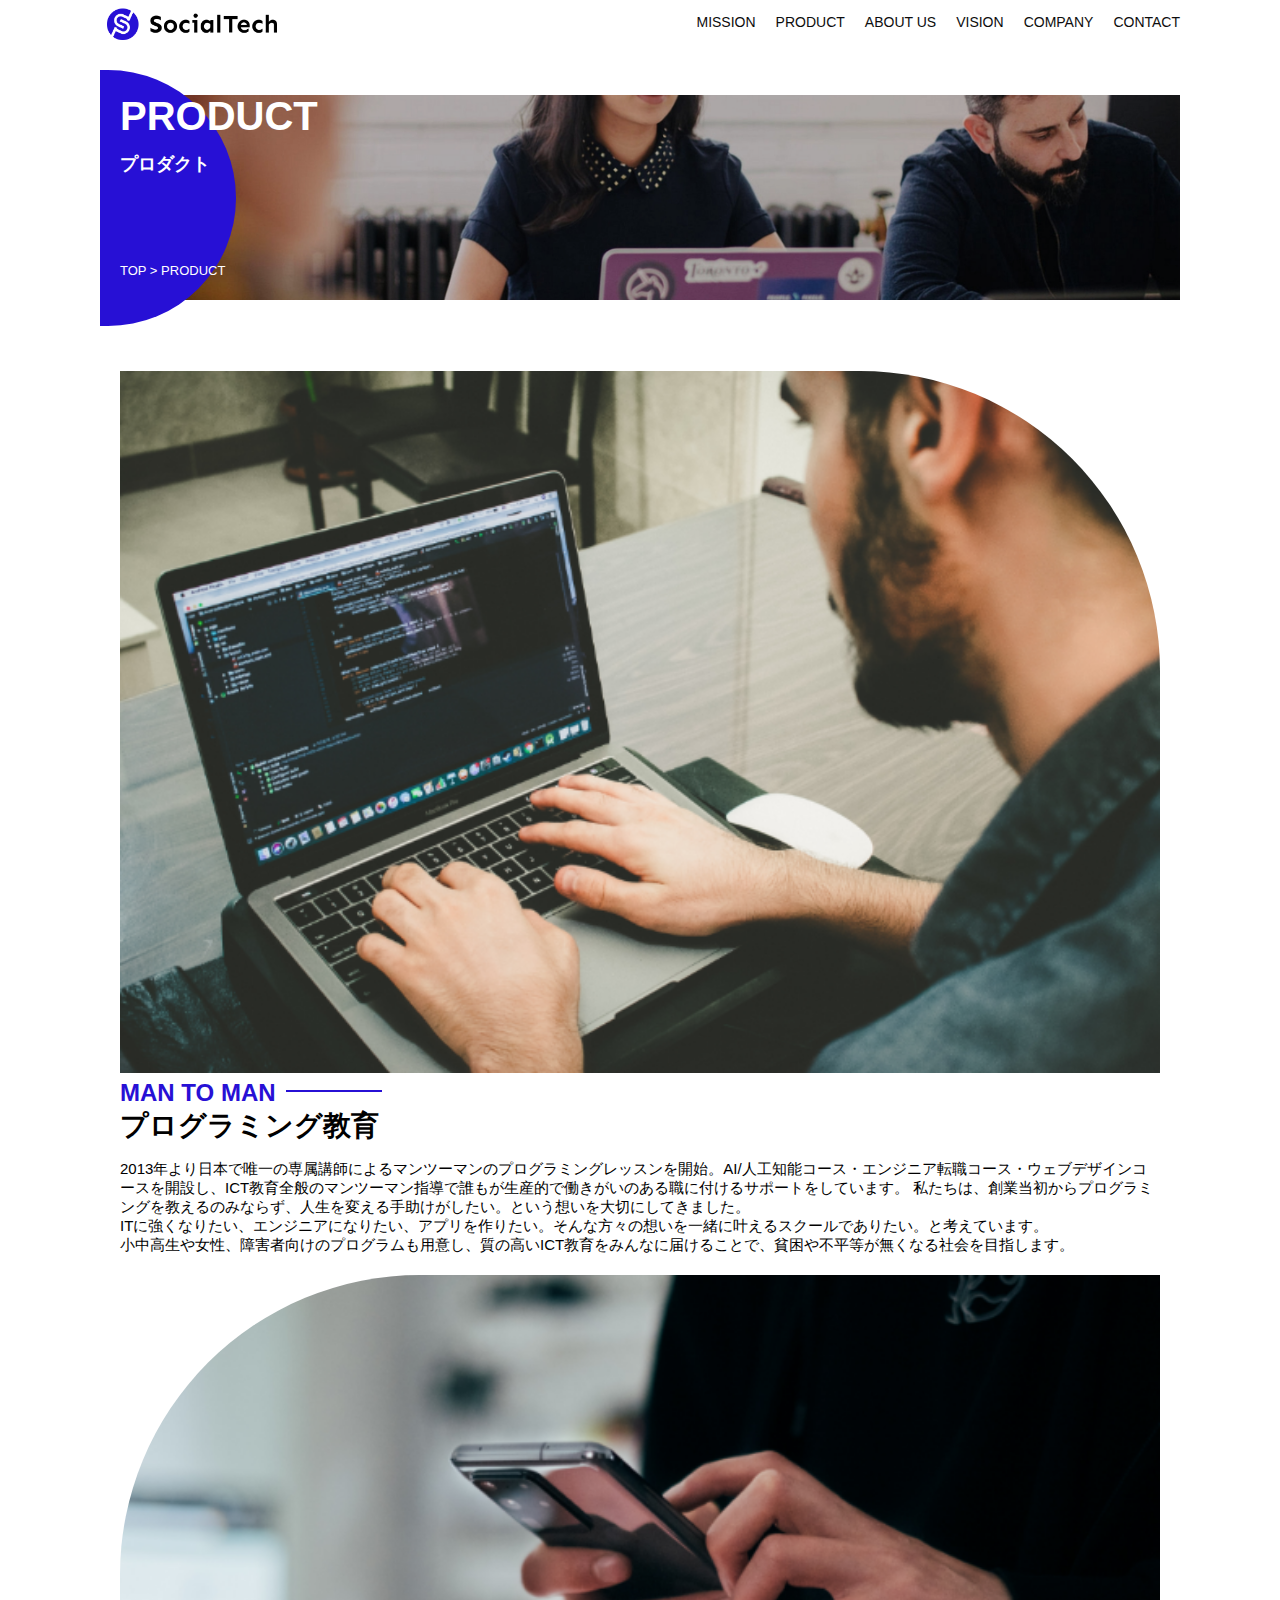
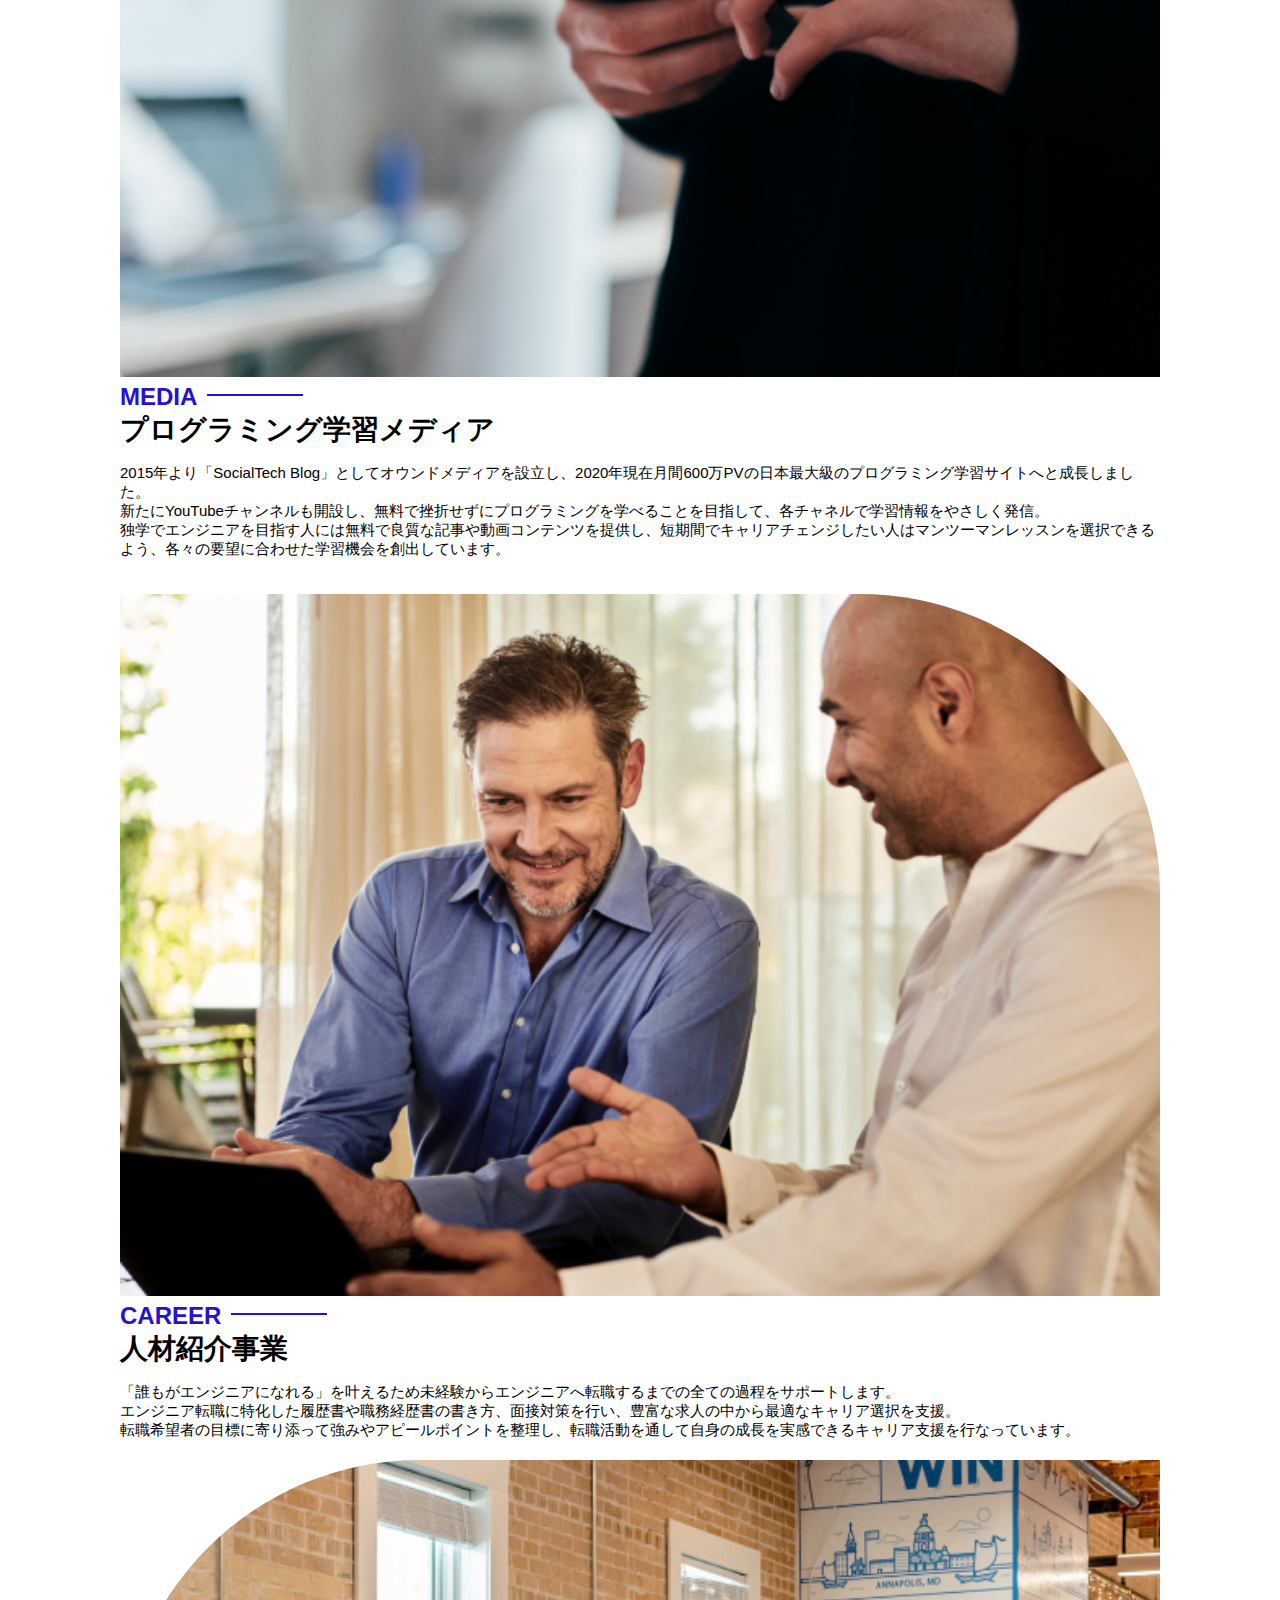
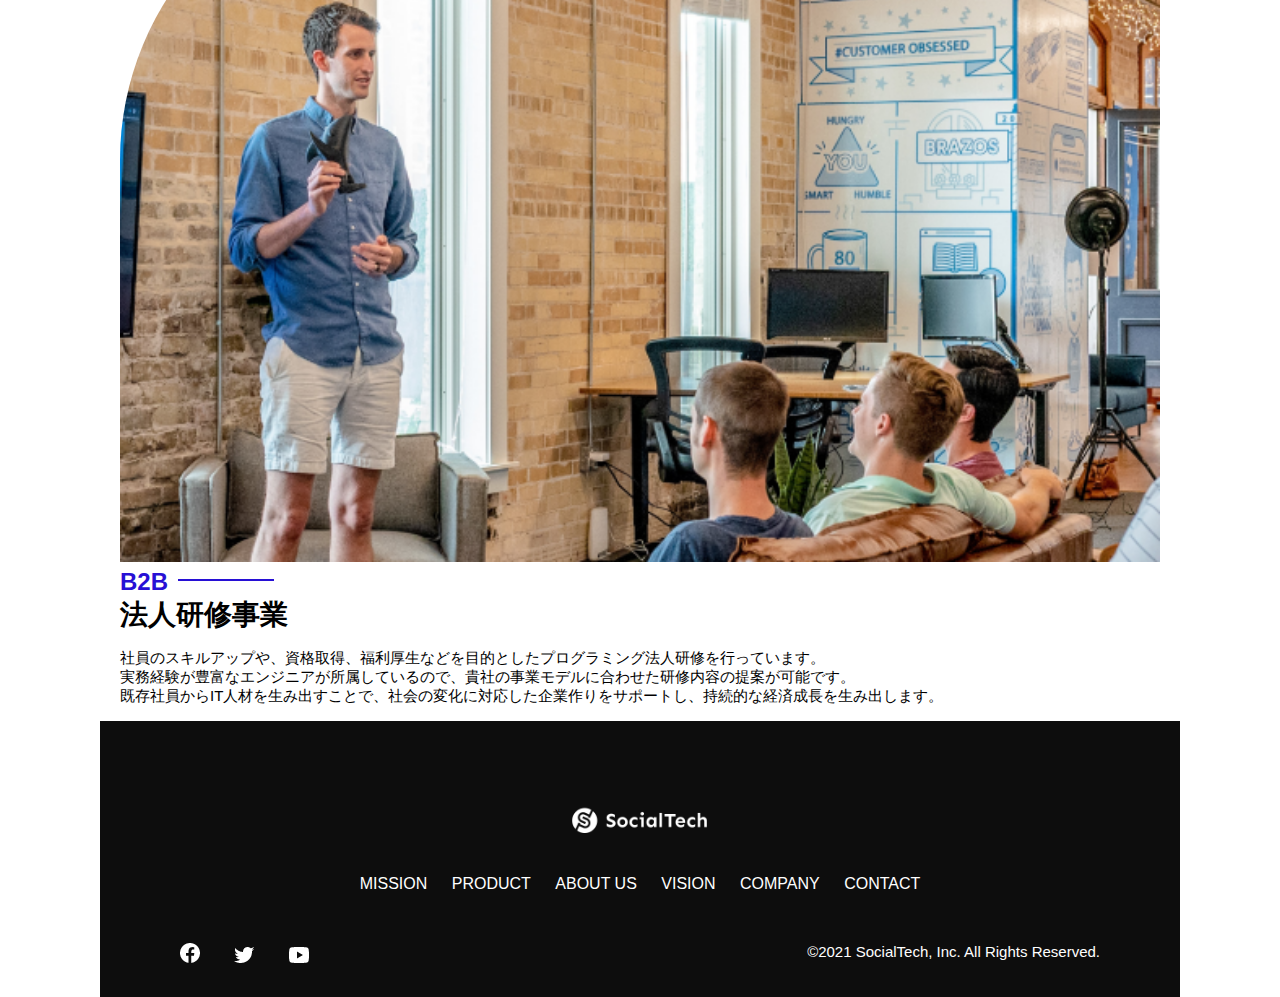
<file: kadai_tutorial_output/product.html>
<!DOCTYPE html>
<html>
  <head>
    <title>SocialTech -PRODUCT プロダクト-</title>
    <meta charset="utf-8">
    <meta name="description" content="SocialTechの4つのプロダクトを紹介します">
    <meta name="viewport" content="width=device-width, initial-scale=1.0">
    <link rel="stylesheet" href="style.css">
  </head>

  <body>
    <!-- ヘッダー -->
    <header>
      <!-- ロゴ -->
      <a href="index.html" id="logo">
        <img src="images/logo.png" alt="トップページに戻る">
      </a>

      <!-- PC用ナビゲーション -->
      <nav id="nav-pc">
        <ul>
          <li><a href="mission.html">MISSION</a></li>
          <li><a href="product.html">PRODUCT</a></li>
          <li><a href="index.html#aboutus">ABOUT US</a></li>
          <li><a href="index.html#vision">VISION</a></li>
          <li><a href="index.html#company">COMPANY</a></li>
          <li><a href="index.html#contact">CONTACT</a></li>
        </ul>
      </nav>

      <!-- スマホ用メニューボタン -->
      <button id="menu-sp" onclick="document.getElementById('nav-sp').style.display = 'block'">
        <img src="images/button-menu.png" alt="ナビゲーションを開く">
      </button>

      <!-- スマホ用ナビゲーション -->
      <div id="nav-sp">
        <button id="close" onclick="document.getElementById('nav-sp').style.display = 'none'">
          <img src="images/button-close.png" alt="ナビゲーションを閉じる">
        </button>

        <nav>
          <ul>
            <li>
              <a id="logo-sp" href="index.html" onclick="document.getElementById('nav-sp').style.display = 'none'"><img src="images/logo-sp.png" alt="トップページに戻る"></a>
            </li>
            <li><a class="menu" href="mission.html" onclick="document.getElementById('nav-sp').style.display = 'none'">MISSION</a></li>
            <li><a class="menu" href="product.html" onclick="document.getElementById('nav-sp').style.display = 'none'">PRODUCT</a></li>
            <li><a class="menu" href="index.html#aboutus" onclick="document.getElementById('nav-sp').style.display = 'none'">ABOUT US</a></li>
            <li><a class="menu" href="index.html#vision" onclick="document.getElementById('nav-sp').style.display = 'none'">VISION</a></li>
            <li><a class="menu" href="index.html#company" onclick="document.getElementById('nav-sp').style.display = 'none'">COMPANY</a></li>
            <li><a class="menu" href="index.html#contact" onclick="document.getElementById('nav-sp').style.display = 'none'">CONTACT</a></li>
          </ul>
        </nav>
        <div id="sns">
          <a href="https://www.facebook.com/sejuku2013">
            <img src="images/button-facebook.png" alt="Facebookのリンク">
          </a>
          <a href="https://twitter.com/samuraijuku">
            <img src="images/button-twitter.png" alt="Twitterのリンク">
          </a>
          <a href="https://www.youtube.com/channel/UCCFOQO5aDK0xXam4cUQXT8g">
            <img src="images/button-youtube.png" alt="YouTubeのリンク">
          </a>
        </div>
      </div>
    </header>

    <main>
      <article>
        <section id="product-main">
          <div class="product-main-inner">
            <div id="product-title">
              <h1>PRODUCT<br><span>プロダクト</span></h1>
              <p>TOP > PRODUCT</p>
            </div>
          </div>
        </section>
        <section class="product-section product-section-left">
          <div class="product-section-img">
            <img src="images/product/product-mantoman.png" alt="PCでコードを書く男性">
          </div>
          <div class="product-read">
            <h2 class="product-h2">MAN TO MAN</h2>
            <h3 class="product-h3">プログラミング教育</h3>
            <p>
              2013年より日本で唯一の専属講師によるマンツーマンのプログラミングレッスンを開始。AI/人工知能コース・エンジニア転職コース・ウェブデザインコースを開設し、ICT教育全般のマンツーマン指導で誰もが生産的で働きがいのある職に付けるサポートをしています。 私たちは、創業当初からプログラミングを教えるのみならず、人生を変える手助けがしたい。という想いを大切にしてきました。<br>ITに強くなりたい、エンジニアになりたい、アプリを作りたい。そんな方々の想いを一緒に叶えるスクールでありたい。と考えています。<br>小中高生や女性、障害者向けのプログラムも用意し、質の高いICT教育をみんなに届けることで、貧困や不平等が無くなる社会を目指します。
            </p>
          </div>
        </section>

        <section class="product-section product-section-right">
          <div class="product-read">
            <h2 class="product-h2">MEDIA</h2>
            <h3 class="product-h3">プログラミング学習メディア</h3>
            <p>2015年より「SocialTech Blog」としてオウンドメディアを設立し、2020年現在月間600万PVの日本最大級のプログラミング学習サイトへと成長しました。<br>新たにYouTubeチャンネルも開設し、無料で挫折せずにプログラミングを学べることを目指して、各チャネルで学習情報をやさしく発信。<br>独学でエンジニアを目指す人には無料で良質な記事や動画コンテンツを提供し、短期間でキャリアチェンジしたい人はマンツーマンレッスンを選択できるよう、各々の要望に合わせた学習機会を創出しています。</p>
          </div>
          <div class="product-section-img">
            <img src="images/product/product-media.png" alt="スマートフォンを操作する人">
          </div>
        </section>

        <section class="product-section product-section-left">
          <div class="product-section-img">
            <img src="images/product/product-career.png" alt="笑顔で話し合う2人の男性">
          </div>
          <div class="product-read">
            <h2 class="product-h2">CAREER</h2>
            <h3 class="product-h3">人材紹介事業</h3>
            <p>「誰もがエンジニアになれる」を叶えるため未経験からエンジニアへ転職するまでの全ての過程をサポートします。<br>エンジニア転職に特化した履歴書や職務経歴書の書き方、面接対策を行い、豊富な求人の中から最適なキャリア選択を支援。<br>転職希望者の目標に寄り添って強みやアピールポイントを整理し、転職活動を通して自身の成長を実感できるキャリア支援を行なっています。<br></p>
          </div>
        </section>

        <section class="product-section product-section-right">
          <div class="product-read">
            <h2 class="product-h2">B2B</h2>
            <h3 class="product-h3">法人研修事業</h3>
            <p>社員のスキルアップや、資格取得、福利厚生などを目的としたプログラミング法人研修を行っています。<br>実務経験が豊富なエンジニアが所属しているので、貴社の事業モデルに合わせた研修内容の提案が可能です。<br>既存社員からIT人材を生み出すことで、社会の変化に対応した企業作りをサポートし、持続的な経済成長を生み出します。</p>
          </div>
          <div class="product-section-img">
            <img src="images/product/product-b2b.png" alt="講演中の男性とそれを聴く人々">
          </div>
        </section>
      </article>
    </main>

    <footer>
      <div id="footer-logo">
        <img src="images/logo-sp.png" alt="SocialTech">
      </div>
      <div id="footer-link">
        <a href="mission.html">MISSION</a>
        <a href="product.html">PRODUCT</a>
        <a href="index.html#aboutus">ABOUT US</a>
        <a href="index.html#vision">VISION</a>
        <a href="index.html#company">COMPANY</a>
        <a href="index.html#contact">CONTACT</a>
      </div>
      <div id="sns-footer">
        <div class="sns-btns">
          <a href="https://www.facebook.com/sejuku2013"><img src="images/button-facebook.png" alt="Facebookのリンク"></a>
          <a href="https://twitter.com/samuraijuku"><img src="images/button-twitter.png" alt="Twitterのリンク"></a>
          <a href="https://www.youtube.com/channel/UCCFOQO5aDK0xXam4cUQXT8g"><img src="images/button-youtube.png" alt="YouTubeのリンク"></a>
        </div>
        <p id="copyright">&copy;2021 SocialTech, Inc. All Rights Reserved.</p>
      </div>
    </footer>
    
  </body>
</html>
</file>
<file: html-css-kadai_013/style.css>
/*====================
PC、スマホ共通スタイル
====================*/
body {
  font-family: "Source Sans Pro", "Hiragino Kaku Gothic ProN", Meiryo, Arial, sans-serif;
  min-width: 375px;
  margin: 0;
}

p {
  font-size: 15px;
}

#main-visual > img {
  width: 100%;
}

/*====================
PC用のスタイル
====================*/
@media screen and (min-width: 768px) {
  /* 横幅設定 */
  body {
    max-width: 1080px;
    min-width: 960px;
    margin: 0 auto;
  }

  /* ヘッダー */
  header {
    display: flex;
    justify-content: space-between;
  }

  /* PC用ナビゲーション */
  #nav-pc {
    display: block;
    text-align: right;
    font-size: 14px;
    padding-top: 15px;
  }

  /* PC用ナビゲーションのリンク */
  #nav-pc > a {
    text-decoration: none;
    margin-left: 20px;
  }

  #nav-pc > a:link,
  #nav-pc > a:visited {
    color: #0d0d0d;
  }

  #nav-pc > a:hover {
    text-decoration: underline;
  }

  #nav-pc > a:active {
    color: #0d0d0d;
  }

  /* スマホ用ナビゲーションを非表示 */
  #menu-sp,
  #nav-sp {
    display: none;
  }
}

/*====================
スマホ用スタイル (768px未満)
====================*/
@media screen and (max-width: 767px) {
/* PC用ナビゲーション非表示 */
  #nav-pc {
    display: none;
  }
}

/* ハンバーガーメニュー */
#menu-sp {
  float: right;
  padding: 0;
}

/* スマホ用ナビゲーションの表示切替*/
/* 初期状態、レイアウトと非表示設定 */
#nav-sp {
  background-color: #ce933e;
  position: absolute;
  left: 0;
  top: 0;
  height: 100%;
  width: 100%;
  display: none;
  z-index: 100;
}

#nav-sp ul {
  padding-left: 0;
}

#nav-sp li {
  list-style: none;
}

/* Xボタン */
#close {
  position: absolute;
  top: 20px;
  right: 20px;
}

/* ナビゲーションメニュー用ロゴ */
#logo-sp {
  margin: 80px 0 30px 20px;
}

#nav-sp a {
  display: block;
}

#nav-sp a:link {
  color: #ffffff;
}

#nav-sp a:visited {
  color: #ffffff;
}

#nav-sp a:hover {
  color: #ffffff;
  text-decoration: underline;
}

#nav-sp a:active {
  color: #ffffff;
}

#nav-sp .menu {
  text-decoration: none;
  display: block;
  margin: 0 20px;
  height: 44px;
  font-size: 16px;
  background-image:url("images/arrow.png") ;
  background-repeat: no-repeat;
  background-position: right top;
}
</file>
<file: kadai_tutorial_output/style.css>
/* PC、スマホ共通スタイル */
* {
  box-sizing: border-box;
}

p {
  font-size: 15px;
}

body {
  max-width: 1080px;
  margin: 0 auto 0 auto;
  font-family: "Source Sans Pro", "Hiragino Kaku Gothic ProN", Meiryo, Arial, sans-serif;
}
 
/* ヘッダー */
header {
  display: flex;
  justify-content: space-between;
}
/* ナビゲーションのレイアウト */
#nav-pc {
  font-size: 14px;
}

#nav-pc ul {
  display: flex;
  padding-left: 0;
}

#nav-pc li {
  list-style: none;
}

/* ナビゲーションのリンクの装飾設定 */
#nav-pc a {
  text-decoration: none;
  margin-left: 20px;
  color: #0d0d0d;
}

#nav-pc a:hover {
  text-decoration: underline;
}

/* スマホ用ナビを非表示 */
  #nav-sp,
  #menu-sp {
    display: none;
  }

/* メインビジュアル*/
#main-visual {
  position: relative;
  height: 400px;
}

#main-message {
  position: absolute;
  top: 0;
  left: 0;
  background-color: #2710d5;
  color: #ffffff;
  border-radius: 0 0 476px 0;
  max-width: 620px;
  height: 100%;
  width: 100%;
  z-index: 11;
}

#main-message > h1 {
  font-size: 60px;
  margin: 100px 0 0 50px;
}
#main-message > p { 
  font-size: 28px;
  margin: 0 0 0 50px;
}
#main-visual > img {
  max-width: 620px;
  border-radius: 476px 0 0 0;
  position: absolute;
  top: 0;
  right: 0;
  z-index: 10;
}
 /* 見出し */
 h2 {
  margin: 40px 0 0 0;
}

h2::after {
  content: url("images/line.png");
  margin-left: 10px;
}

h3 {
  font-size: 27px;
}
/* ミッション */
#mission {
  margin: 80px auto 80px auto;
}

#mission-flex {
  display: flex;
}
#mission-flex > div {
  width: 50%;
  margin: 20px;
}

#mission-photo {
  width: 100%;
}

#s2dgs {
  margin-top: 50px;
  width: 100%;
}
 /* プロダクト */
 #product {
  background-color: #fafafa;
  margin: 80px 0 80px 0;
  padding: 10px 40px 0px 40px;
}

/* 外枠 */
#product .product-flex {
  margin-top: 40px;
  display: flex;
}

/* 左のカラム */
#product-left {
  width: 50%;
  margin-right: 20px;
}

/* 右のカラム */
#product-right {
  width: 50%;
  margin-left: 20px;
  margin-top: 80px;
}

/* 画像＋説明の枠 */
#product-left > div {
  position: relative;
  height: 480px;
  margin-right: 20px;
}
#product-right > div {
  position: relative;
  height: 480px;
  margin-left: 20px;
}

 /* 画像 */
 .product-photo {
  width: 100%;
}
/* 説明文の枠 */
.product-explain {
  background-color: #ffffff;
  position: absolute;
  left: 0;
  bottom: 50px;
  margin: 0 40px 0 40px;
  padding: 20px;
  box-shadow: 5px 5px 10px rgba(0, 0, 0, 0.05);
}

/* 説明文の英語 */
.product-explain > span {
  color: #2710d5;
  font-weight: bold;
  font-size: 16px;
  margin: 0;
}

/* 説明文の見出し */
.product-explain > h3 {
  margin: 5px 0 5px 0;
}

/* 説明文 */
.product-explain > p {
  font-size: 14px;
  margin: 0;
}

/* もっと見るボタン */
#product-more {
  text-align: center;
}

#product-more a {
  position: relative;
  bottom: -42px;
}
/* ABOUT US */
#aboutus {
  margin: 80px auto 80px auto;
}

/* 3つの組織文化と画像を入れる枠 */
#aboutus > div {
  display: flex;
}

/* 画像 */
 .culture-img {
  width: 50%;
  align-self: flex-start;
}

.culture-img2 {
  margin-top: 50px;
  width: 100%;
}
/* 3つの組織文化の表 */
 .culture-table {
  margin-right: 50px;
}
/* 番号 */
  .culture-num {
    font-size: 80px;
    color: #2710d5;
    padding: 0 20px 0 0;
}

 /* 見出し */
  .culture-table th {
    text-align: left;
    font-size: 28px;
    font-weight: bold;
 }

/* 組織文化英語 */
  .culture-en {
    color: #2710d5;
    font-size: 24px;
 }

/* 説明文 */
  .culture-description {
    margin: 0;
 }
/* ビジョン */
#vision {
  margin: 80px auto 80px auto;
}

/* セクション内の外枠*/
#vision > div {
  display: flex;
  justify-content: space-between;
  flex-wrap: wrap;
}

/*7つの行動指針の枠*/
.vision-box {
  width: 300px;
  height: 300px;
  margin-bottom: 30px;
  position: relative;
}
.vision-box > img {
  width: 100%;
  position: relative;
  z-index: 30;
}

.vision-box > div {
  position: absolute;
  top: 0;
  left: 0;
  z-index: 31;
  margin-right: 20px;
}

.vision-box > div > h4 {
  color: #2710d5;
  font-size: 19px;
  margin: 80px 0 0 0;
}

.vision-box > div > h4::first-letter {
  font-size: 40px;
}

.vision-box > div > h5 {
  font-size: 20px;
  margin: 0 0 0 0;
}

.vision-box > div > p {
  margin: 10px 0 0 0;
}
/* 会社概要 */
#company {
  margin: 80px auto 80px auto;
}

#company-table {
  width: 100%;
}

.tableheader {
  text-align: left;
  padding: 20px;
  border-bottom-color: #2710d5;
  border-bottom-width: 1px;
  border-bottom-style: solid;
  width: 100px;
}

.tableheader-first {
  border-top-color: #2710d5;
  border-top-width: 1px;
  border-top-style: solid;
}

.cell {
  padding: 30px;
  border-bottom-color: #ececec;
  border-bottom-width: 1px;
  border-bottom-style: solid;
}

.cell-first {
  border-top-color: #ececec;
  border-top-width: 1px;
  border-top-style: solid;
}
#company > iframe {
  width: 100%;
  height: 368px;
  margin-top: 40px;
}
/* お問い合わせ */
#contact {
  margin: 80px auto 80px auto;
}

/* 外枠 */
#contact > form > div {
  display: flex;
  flex-direction: row;
  flex-wrap: wrap;
  padding-bottom: 30px;
}
/* 左列の見出し */
.contact-heading {
  width: 240px;
  align-self: center;
}
/* 見出しのラベル */
.contact-label {
  font-weight: bold;
}
/* 必須 */
.contact-span {
  color: #ce2222;
  margin: 0 0 0 20px;
  font-weight: bold;
}
/* テキストボックス */
.contact-textbox {
  border-top: 0px;
  border-left: 0px;
  border-right: 0px;
  border-bottom-width: 1px;
  border-bottom-color: #707070;
  border-style: solid;
  background-color: #fafafa;
  width: 400px;
  height: 56px;
}

/* お問い合わせ内容のテキストエリア */
.contact-textarea {
  border-top: 0px;
  border-left: 0px;
  border-right: 0px;
  border-bottom-width: 1px;
  border-bottom-color: #707070;
  background-color: #fafafa;
  width: 400px;
  height: 200px;
}
/* 個人情報の取り扱い */
#contact dt {
  font-weight: bold;
}

#contact dd {
  margin: 0 0 16px 0;
}

#contact dd p {
  margin: 0;
}

#contact dd ul {
  padding-left: 0;
}

#contact dd li {
  margin-bottom: 0;
  list-style: none;
}
/* フッター */
footer {
  background-color: #0d0d0d;
  text-align: center;
  padding: 80px 80px 30px 80px;
}

#footer-logo {
  margin-bottom: 30px;
}
#footer-link {
  margin-bottom: 50px;
}

#footer-link > a {
  text-decoration: none;
  margin: 10px;
  color: #ffffff;
}

#footer-link > a:hover {
  text-decoration: underline;
}
#sns-footer {
  display: flex;
  justify-content: space-between;
  text-align: left;
}

#sns-footer a {
  margin-right: 30px;
}

#copyright {
  color: #ffffff;
  margin: 0;
}
/* mission.html用スタイル */
  /* ミッションのメインビジュアル */
  .mission-main-inner {
    background-image: url("images/mission/mission-main.png");
    background-repeat: no-repeat;
    background-position-y: center;
}
  
#mission-title {
    background-color: #2710d5;
    width: 368px;
    color: #ffffff;
    height: 496px;
    border-radius: 0 248px 248px 0;
    position: relative;
}
  
#mission-title h1 {
    position: absolute;
    top: 0;
    left: 100px;
    font-size: 80px;
    line-height: 1;
}
  
#mission-title h1 span {
    font-size: 26px;
}
  
#mission-title > p {
    position: absolute;
    top: 350px;
    left: 100px;
    font-size: 16px;
}
/* ミッションページ　S2DGSの設定 */
#mission-s2dgs {
  padding: 20px;
}

.mission-h2 {
  color: #2710d5;
  font-size: 40px;
}

.mission-h2::after {
  content: none;
}
 /* ミッションページ　5つのゴールの設定 */
 #mission-five-goals {
  padding: 20px;
  display: flex;
}

#mission-five-goals .five-goals-image {
  width: 30%;
  padding: 20px;
}

#mission-five-goals .five-goals-image img {
  width: 100%;
}

#mission-five-goals .five-goals-read {
  width: 70%;
  padding: 20px;
}

#mission-five-goals .five-goals-read > div {
  margin-bottom: 40px;
}

.fivegoals-image-right {
  float: right;
  margin: 20px;
}

.fivegoals-image-left {
  float: left;
  margin: 20px;
}

.fivegoals-number {
  color: #2710d5;
  font-size: 48px;
  font-weight: bold;
  margin: 0;
}

.fivegoals-h3 {
  font-size: 28px;
  margin: 0;
}

.fivegoals-p {
  margin: 0;
}
/* プロダクトページ */
.product-main-inner {
  background-image: url("images/product/product-main.png");
  background-repeat: no-repeat;
  background-position-y: center;
}

#product-title {
  background-color: #2710d5;
  width: 368px;
  color: #ffffff;
  height: 496px;
  border-radius: 0 248px 248px 0;
  position: relative;
}

#product-title h1 {
  position: absolute;
  top: 0;
  left: 100px;
  font-size: 80px;
  line-height: 1;
}

#product-title h1 span {
  font-size: 26px;
}

#product-title > p {
  position: absolute;
  top: 350px;
  left: 100px;
  font-size: 16px;
}
 /* セクション */
 .product-section {
  display: flex;
  padding: 20px 20px 0;
}

.product-section .product-section-img {
  width: 450px;
}

/* 左が画像のセクション*/
.product-section-left .product-section-img img {
  width: 100%;
  padding: 0 40px 30px 0;
  border-radius: 0 432px 0 0;
}

.product-section-left .product-read {
  width: 50%;
  flex-grow: 1;
}

.product-section-left .product-read p {
  margin-bottom: 0;
}

/* 右が画像のセクション*/
.product-section-right {
  justify-content: space-between;
}

.product-section-right .product-section-img img {
  width: 100%;
  padding: 0 0 30px 40px;
  border-radius: 432px 0 0 0;
}

.product-section-right .product-read {
  width: 500px;
}

.product-h2 {
  color: #2710d5;
  font-size: 24px;
  margin: 0;
}

.product-h3 {
  font-size: 28px;
  margin: 0;
}
/*====================
   スマートフォン用のスタイル
  =====================*/
  @media screen and (max-width: 767px) {
    /* PC用ナビゲーション非表示 */
    #nav-pc {
      display: none;
    }
  
    /* ハンバーガーメニュー */
    #menu-sp {
      display: block;
      background-color: transparent;
      float: right;
      padding: 0;
      border: none;
    }
  
    /* スマホ用ナビゲーションの表示切替*/
    /* 初期状態、レイアウトと非表示設定 */
    #nav-sp {
      background-color: #2710d5;
      position: fixed;
      left: 0;
      top: 0;
      height: 100%;
      width: 100%;
      display: none;
      z-index: 100;
    
    }
      /* ×ボタン */
      #close {
        position: absolute;
        top: 20px;
        right: 20px;
        background-color: transparent;
        border: none;
      }
    
      #nav-sp nav ul {
        padding-left: 0;
      }
    
      #nav-sp nav li {
        list-style: none;
      }
    
      /* ナビゲーションメニュー用ロゴ */
      #logo-sp {
        margin: 80px 0 30px 20px;
      } 
      /* ナビゲーションのリンクの装飾設定 */
   #nav-sp nav a {
    display: block;
    color: #ffffff;
  }
 
  #nav-sp nav a:hover {
     text-decoration: underline;
   }
 
   #nav-sp .menu {
     text-decoration: none;
     margin: 0 20px 0 20px;
     height: 44px;
     font-size: 16px;
     background-image: url("images/arrow.png");
     background-repeat: no-repeat;
     background-position: right top;
   }
   #sns {
    position: absolute;
    bottom: 20px;
    left: 20px;
  }

  #sns > a {
    margin-right: 30px;
  }
  /* メインビジュアル */
  #main-visual {
    position: relative;
    height: 470px;
  }

  #main-visual > div {
    text-align: center;
    height: 280px;
  }

  #main-visual h1 {
    font-size: 28px;
    margin: 90px 0 0 0;
  }

  #main-visual > div > p {
    margin: 0;
    font-size: 15px;
  }

  #main-visual > img {
    width: 100%;
    border-radius: 476px 0 0 0;
    top: auto;
    bottom: 0;
  }
  /*見出し*/
  h2 {
    margin: 15px 0 15px 0;
  }
  
  h3 {
    font-size: 24px;
    margin: 10px 0 0 0;
  }
  /* ミッション */
  #mission {
    margin: 20px 0 20px 0;
    padding: 0 20px 0 20px;
  }

  #mission-flex {
    flex-direction: column;
  }

  #mission-flex > div {
  width: 100%;
  margin: 0;
}
/* プロダクト */
#product {
  margin: 0;
  padding: 10px 20px 0 20px;
}

/* 外枠 */
#product .product-flex {
  flex-direction: column;
  margin-top: 0;
}

/* 左右のカラム　スマホでは縦並び */
#product-left,
#product-right {
  width: 100%;
  margin: 0;
}
/*  画像＋説明の枠 */
#product-left > div,
#product-right > div {
  height: auto;
  margin: 0;
}

/* 説明文の枠 */
.product-explain {
  position: relative;
  margin: 0;
}

.product-explain > h3 {
  margin: 10px 0 10px 0;
  font-size: 24px;
}

/* もっと見るボタン */
 #product-more {
   text-align: left;
 }
 /* ABOUT US */
 #aboutus {
  margin: 80px 20px 80px 20px;
}

#aboutus > div {
  flex-direction: column;
}

.culture-table th {
  font-size: 16px;
}

.culture-table {
  margin-right: 0;
  padding-right: 20px;
  order: 2;
}

.culture-img {
  width: 100%;
  order: 1;
}

.culture-img2 {
  margin-top: 0;
}

.culture-num {
  padding: 0;
}

.culture-description {
  margin: 0;
}
/* ビジョン */
#vision {
    margin: 80px 20px 80px 20px;
}

vision-box > img {
  position: absolute;
  top: 0;
  left: 0;
}

.vision-box > div > h4 {
  margin: 60px 0 0 0;
}
/*会社概要*/
#company {
  margin: 0 20px 0 20px;
}

#company > h3 {
  margin-bottom: 20px;
}

.tableheader {
  width: 50px;
}

.cell {
  padding: 20px;
}

#company > iframe {
  height: 240px;
}
/* お問い合わせ */
#contact {
  margin: 80px 20px 80px 20px;
}

#contact > h3 {
  margin-bottom: 20px;
}

#contact > form > div {
  flex-direction: column;
  margin-bottom: 20px;
}

.contact-heading {
  align-self: auto;
  margin-bottom: 20px;
}

.contact-textbox {
  min-width: 300px;
  width: 100%;
}

.contact-textarea {
  height: 150px;
  width: 100%;
}

.radiobutton {
  margin-bottom: 20px;
}
/* フッター */
footer {
  padding: 30px 20px 50px 20px;
  text-align: left;
}

#footer-link > a {
  margin: 0 20px 30px 0;
  display: block;
  background-image: url("images/arrow.png");
  background-repeat: no-repeat;
  background-position: right top;
}

#footer-link > a:hover {
  text-decoration: underline;
}

#sns-footer {
  flex-direction: column;
  justify-content: flex-start;
}

#copyright {
  font-size: 12px;
  margin-top: 30px;
}
 /* mission.html用スタイル */
    /* ミッションのメインビジュアル */
#mission-main {
  height: 256px;
  margin-top: 4%;
  position: relative;
}
  
#mission-main-inner {
  height: 80%;
  background-size: cover;
}
  
#mission-title {
  width: 136px;
  height: 256px;
  position: absolute;
  top: -10%;
}
  
#mission-title h1 {
  left: 20px;
  font-size: 40px;
}
  
#mission-title h1 span {
  font-size: 18px;
}
  
#mission-title > p {
  top: 180px;
  left: 20px;
  font-size: 13px;
}
/* ミッションページ　S2DGSの設定 */
.mission-h2 {
  font-size: 38px;
  margin: 0px;
}
  
.mission-h2::after {
  content: none;
}
  
#mission-s2dgs > img {
  width: 100%;
}
}
 /* ミッションページ　5つのゴールの設定 */
 #mission-five-goals {
  flex-direction: column;
}

#mission-five-goals > div {
  padding: 0;
}

#mission-five-goals .five-goals-image,
#mission-five-goals .five-goals-read {
  width: 100%;
  padding: 0;
}

#mission-five-goals .five-goals-read > div {
  display: flex;
  flex-direction: column;
}

.fivegoals-image-right,
.fivegoals-image-left {
  align-self: center;
}
/* プロダクトページ */
#product-main {
  height: 256px;
  margin-top: 4%;
  position: relative;
}

.product-main-inner {
  height: 80%;
  background-size: cover;
}

#product-title {
  width: 136px;
  height: 256px;
  position: absolute;
  top: -10%;
}

#product-title h1 {
  left: 20px;
  font-size: 40px;
}

#product-title h1 span {
  font-size: 18px;
}

#product-title > p {
  top: 180px;
  left: 20px;
  font-size: 13px;
}
/* セクション */
.product-section {
  flex-direction: column;
}

.product-section .product-section-img {
  width: 100%;
}

.product-section .product-section-img img {
  width: 100%;
  padding: 0;
}

/* 左が画像のセクション*/
.product-section-left .product-section-img img {
  border-radius: 0 300px 0 0;
}

.product-section-left .product-read {
  width: 100%;
  flex-grow: 1;
}

/* 右が画像のセクション*/
.product-section-right .product-section-img img {
  order: 1;
  border-radius: 300px 0 0 0;
}

.product-section-right .product-read {
  order: 2;
  width: 100%;
}
</file>
